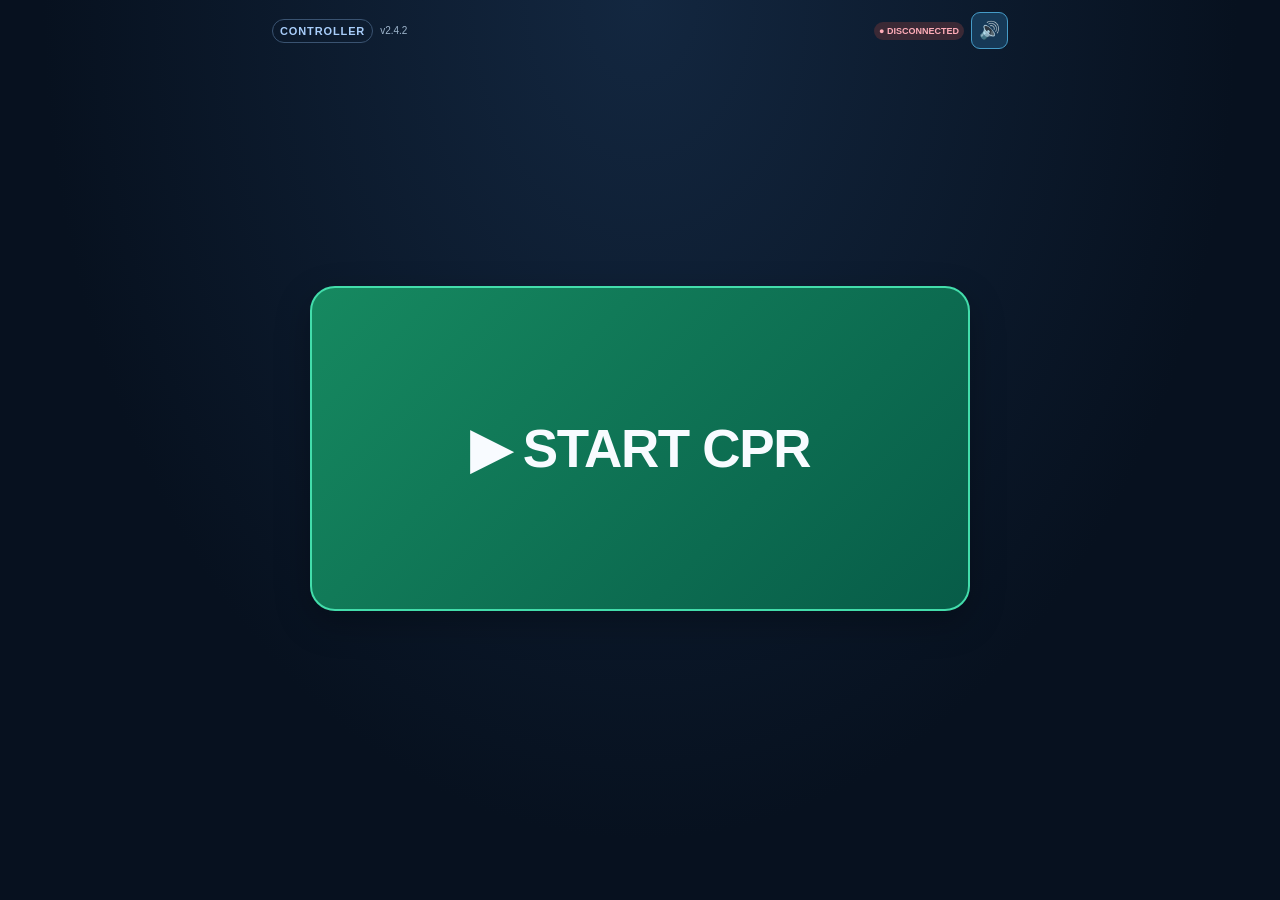
<file: index.html>
<!doctype html>
<html lang="th">
<head>
  <meta charset="utf-8">
  <meta name="viewport" content="width=device-width,initial-scale=1,viewport-fit=cover">
  <meta name="theme-color" content="#031634">
  <meta name="apple-mobile-web-app-capable" content="yes">
  <meta name="apple-mobile-web-app-status-bar-style" content="black-translucent">
  <meta name="apple-mobile-web-app-title" content="CPR Remote">
  <title>CPR Live Remote</title>
  <link rel="manifest" href="./manifest-remote.webmanifest">
  <link rel="apple-touch-icon" sizes="180x180" href="./assets/cpr-remote-180.png">
  <link rel="icon" sizes="192x192" type="image/png" href="./assets/cpr-remote-192.png">
  <link rel="icon" type="image/svg+xml" href="./assets/cpr-remote.svg">
  <link rel="stylesheet" href="./styles.css?v=2.4.2">
</head>
<body class="remote-stage-start">
  <div class="app">
    <header class="topbar compact-remote-header">
      <span id="modeBadge" class="mode-badge">CONTROLLER</span>
      <small class="remote-version">v2.4.2</small>
      <span id="connectionStatus" class="connection off">● DISCONNECTED</span>
      <button id="toggleMetronome" class="small-control metronome-button active icon-only-sound" data-action="metro" aria-label="Metronome 105 BPM on" title="Metronome 105 BPM on" aria-pressed="true">🔊</button>
    </header>

    <div id="setupNotice" class="notice" hidden>
      <strong>ยังไม่ได้เชื่อม Supabase</strong>
      <p>เปิดไฟล์ <code>config.js</code> ใน GitHub แล้วใส่ Project URL และ Publishable Key ของ Supabase ก่อนทดสอบการซิงก์</p>
    </div>

    <div class="audio-health" id="audioStatus" aria-live="off"></div>
    <div id="pauseAlarmOverlay" class="pause-alarm-overlay" aria-hidden="true">
      <strong>⚠️ CPR INTERRUPTION &gt; 10 SECONDS</strong>
      <span>CONTINUE CHEST COMPRESSIONS NOW</span>
    </div>
    <div id="alarmOverlay" class="alarm-overlay" aria-hidden="true">
      <div class="alarm-content">
        <span>⚠️ 2-MINUTE CPR CYCLE</span>
        <strong>RHYTHM CHECK IN <span id="alarmSeconds">10</span> s</strong>
      </div>
    </div>
    <main>
      <section class="monitor" aria-label="CPR monitor">
        <div class="monitor-top">
          <div class="live-label"><span class="pulse-dot"></span><span data-bind="phase">STANDBY</span></div>
          <span class="room-on-tv">ROOM <span data-bind="room">—</span></span>
        </div>
        <div class="monitor-main">
          <div class="timer-stack">
            <div class="timer-clock-content">
            <div class="subheading">CPR CYCLE • COUNTDOWN (2 MIN)</div>
            <div class="clock" data-bind="cycle">02:00</div>
            <div class="small-display">TOTAL CASE TIME <span data-bind="elapsed">00:00</span></div>
            <div class="episode-display">ARREST EPISODE <strong data-bind="episode">0</strong></div>
            </div>
            <div class="tv-clock-footer" aria-label="Logged CPR hands-off and cumulative chest compression fraction">
              <div><span>HANDS-OFF NOW</span><strong data-bind="pauseCurrent">0.0 s</strong></div>
              <div><span>HANDS-OFF TOTAL</span><strong data-bind="pauseTotal">00:00</strong></div>
              <div><span>CCF · ALL EPISODES</span><strong data-bind="ccf">—</strong></div>
            </div>

          </div>
          <div class="stats">
            <div class="stat shock-count-stat"><span>SHOCK</span><strong data-bind="shock">0</strong></div>
            <div class="stat drug-stack">
              <div class="drug-half epi-count-half" id="epiCountHalf">
                <span>EPINEPHRINE</span>
                <div class="epi-tile-values"><strong data-bind="epi">0</strong><strong class="epi-tile-timer" data-bind="epiDisplay">NO NEED</strong></div>
                <small class="epi-tile-hint" data-bind="epiReminder">NOT YET INDICATED</small>
              </div>
              <div class="drug-half amio-half"><span>AMIODARONE</span>
                <div class="amio-dose-row"><span id="amio300Badge">300 mg</span><span id="amio150Badge">150 mg</span></div>
              </div>
            </div>
            <div class="stat rhythm-stat"><span>LAST RHYTHM</span><strong class="rhythm" data-bind="rhythm">—</strong>
            <div class="ecg-panel" id="ecgPanel" aria-label="Illustrative ECG waveform; not patient data" hidden>
              <div class="ecg-heading"><span>EXAMPLE ECG</span><strong id="ecgTitle">—</strong></div>
              <svg class="ecg-monitor" viewBox="0 0 640 104" preserveAspectRatio="none" aria-hidden="true">
                <defs><pattern id="ekgGrid" width="20" height="20" patternUnits="userSpaceOnUse">
                  <path d="M 20 0 L 0 0 0 20" fill="none" stroke="#24554c" stroke-width="0.6"/>
                </pattern></defs>
                <rect width="640" height="104" fill="url(#ekgGrid)"/>
                <path id="ecgTrace" d="M0 52 H640" fill="none" stroke="#52efa3" stroke-width="3.2" stroke-linecap="round" stroke-linejoin="round"/>
              </svg>
              <div class="ecg-disclaimer">SIMULATED RHYTHM • NOT A REAL ECG</div>
            </div>
            <div id="rhythmUsSummary" class="rhythm-us-summary" hidden>
              <div id="peaFunctionRow" class="rhythm-us-row" hidden><span>PEA FUNCTION</span><strong id="peaFunctionValue"></strong></div>
              <div id="positiveUsgRow" class="rhythm-us-row" hidden><span>POSITIVE USG</span><strong id="positiveUsgValue"></strong></div>
            </div>

            </div>
            <div class="stat timer-stat lab-med-stat" id="labMedStat">
              <span>LAB / MED</span>
              <div id="rhythmMedLabSummary" class="rhythm-record-summary">
                <div id="rhythmOtherMedsRow" class="rhythm-record-row"><span>MEDICATIONS</span><strong id="rhythmOtherMedsValue">—</strong></div>
                <div id="rhythmLabsRow" class="rhythm-record-row"><span>LAB RECORDS</span><strong id="rhythmLabsValue">—</strong></div>
              </div>
            </div>
            <div class="stat etco2-stat" id="co2Stat">
              <div class="co2-layout">
                <div class="co2-reading">
                  <span id="co2Heading">AMBU 30:2</span>
                  <div class="co2-state-message" id="co2StateMessage" hidden>AWAITING FIRST CO₂ VALUE</div>
                  <div class="co2-value" id="co2Value" hidden><strong data-bind="etco2">—</strong><small>mmHg</small></div>
                  <div class="co2-warning" id="co2Warning" hidden>⚠️ CO₂ &lt; 10 — CHECK HIGH-QUALITY CPR</div>
                </div>
                <div class="ventilator" id="ventilator" hidden>
                  <span class="vent-heading" id="ventHeading" hidden>AMBU</span>
          <div class="vent-ratio" id="ventRatio" hidden><span>CPR COACH</span><strong>30 : 2</strong><span>MASK VENTILATION</span></div>
          <div class="vent-visual">
            <span class="bag-icon" id="maskIcon" aria-hidden="true"><svg viewBox="0 0 110 92"><path d="M55 7 C38 8 33 25 20 44 C8 61 16 82 37 84 H73 C94 82 102 61 90 44 C77 25 72 8 55 7Z" fill="currentColor" stroke="#dbfff0" stroke-width="3"/><path d="M55 17 C46 24 38 43 30 55 Q25 70 41 72 H69 Q85 70 80 55 C72 43 64 24 55 17Z" fill="#17394a" opacity=".6"/><rect x="47" y="39" width="16" height="22" rx="5" fill="#dbfff0"/></svg></span>
            <span class="bag-icon" id="bagIcon" aria-hidden="true">
              <svg viewBox="0 0 110 92" role="img" aria-label="Bag valve mask">
                <rect x="6" y="35" width="16" height="22" rx="3" fill="currentColor" opacity=".7"/>
                <path d="M22 46 L34 46" stroke="currentColor" stroke-width="8" stroke-linecap="round"/>
                <path d="M35 24 Q24 47 35 69 Q57 85 78 69 Q90 46 78 24 Q57 8 35 24Z" fill="currentColor" stroke="#d8fff0" stroke-width="3"/>
                <path d="M79 46 L97 46" stroke="currentColor" stroke-width="8" stroke-linecap="round"/>
                <rect x="96" y="34" width="11" height="24" rx="4" fill="currentColor"/>
              </svg>
            </span>
            <div class="vent-time"><strong data-bind="ventTime">6</strong><span id="ventLabel">NEXT BREATH IN</span></div>
          </div>
          <small id="ventTubeDetails" class="vent-tube-details" hidden></small>
        </div>
              </div>
            </div>
          </div>
        </div>
        <div id="rhythmPauseBanner" class="rhythm-pause-banner" hidden>
          <strong id="tvRhythmPauseMessage">PAUSE CPR — IDENTIFY RHYTHM</strong>
          <span id="tvRhythmPauseElapsed">0.0 s HANDS-OFF</span>
        </div>
        <div id="co2AttachOverlay" class="co2-attach-overlay" hidden>
          <strong>ATTACH CO₂ MONITOR</strong>
          <span>RECORD INITIAL EtCO₂ TO CLEAR THIS ALERT</span>
        </div>
        <div class="clinical-cue" id="clinicalCue" aria-live="off">เลือก Rhythm เพื่อแสดงข้อความเตือนตามแนวทาง Adult ACLS 2025 (Demo)</div>
        <div class="rosc-checklist" id="roscChecklist" hidden>
          <strong>POST-ROSC CHECKLIST</strong>
          <span>12-lead ECG · CXR · Full V/S (BP, HR, RR, SpO₂, Temp) · GCS · reassess airway/oxygenation/perfusion</span>
        </div>
        <div class="monitor-foot">
          <span id="connectionHint">เปิดหน้าเว็บค้างไว้เพื่อรอการเชื่อมต่อ</span>
          <span>SIMULATION ONLY · NO PATIENT DATA</span>
        </div>
      </section>

      <section id="controllerPanel" class="controller" aria-label="CPR remote controller">
        <div id="onboardingStage" class="remote-onboarding">
          <div id="stageStartScreen" class="remote-onboarding-screen">
            <button id="stageStartBtn" type="button" data-action="start" class="action remote-stage-start-button">▶ START CPR</button>
          </div>
          <div id="stageRhythmScreen" class="remote-onboarding-screen" hidden>
            <div class="remote-stage-heading" id="stageRhythmHeading">SELECT RHYTHM</div>
            <div class="remote-stage-rhythm-grid">
              <button type="button" data-action="rhythm" data-value="VF" class="action rhythm-button stage-rhythm-button">⚡ VF</button>
              <button type="button" data-action="rhythm" data-value="VT" class="action rhythm-button stage-rhythm-button">⚡ pVT</button>
              <button type="button" data-action="rhythm" data-value="PEA" class="action rhythm-button stage-rhythm-button">PEA</button>
              <button type="button" data-action="rhythm" data-value="Asystole" class="action rhythm-button stage-rhythm-button">ASYSTOLE</button>
            </div>
            <button id="stageWaitEcgBtn" type="button" data-action="leadWait" class="action remote-wait-ecg">
              ECG LEADS NOT READY <small>▶ CONTINUE CPR · CHECK RHYTHM LATER</small>
            </button>
            <span class="remote-stage-clock" id="stageRhythmClock">HANDS-OFF · IDENTIFY RHYTHM</span>
            <button type="button" id="stageRoscPromptBtn" class="remote-rhythm-rosc">♥ ROSC</button>
          </div>
          <div id="stageRoscReviewScreen" class="remote-onboarding-screen" hidden>
            <div class="remote-stage-heading">CONFIRM ROSC</div>
            <p class="remote-stage-guidance">ตรวจยืนยัน ROSC ก่อนจบ CPR episode · Post-ROSC checklist จะแสดงหลังยืนยัน</p>
            <button id="stageRoscConfirmBtn" type="button" class="action stage-rosc-confirm">
              ✓ CONFIRM ROSC · END CPR EPISODE
            </button>
            <button id="stageRoscBackBtn" type="button" class="stage-rosc-back">กลับไปเลือก Rhythm</button>
          </div>
          <div id="stageReArrestScreen" class="remote-onboarding-screen" hidden>
            <div class="remote-stage-heading">POST-ROSC CHECKLIST</div>
            <div class="post-rosc-review">
              <div><strong>01</strong><span>ยืนยันชีพจรและติดตาม ECG / Rhythm</span></div>
              <div><strong>02</strong><span>12-lead ECG</span></div>
              <div><strong>03</strong><span>Full V/S — BP, HR, RR, SpO₂, Temp</span></div>
              <div><strong>04</strong><span>ประเมิน GCS / Neurological status</span></div>
              <div><strong>05</strong><span>ตรวจ Airway, Oxygenation, Ventilation / EtCO₂</span></div>
              <div><strong>06</strong><span>ประเมิน Perfusion / Hemodynamics</span></div>
              <div><strong>07</strong><span>พิจารณา CXR ตามข้อบ่งชี้</span></div>
            </div>
            <div class="remote-stage-heading">ROSC · EPISODE SUMMARY & LINKS</div>
            <div class="rosc-summary-actions">
              <button id="stageReArrestBtn" type="button" data-action="start" class="action remote-rearrest-small">▶ RE-ARREST · START CPR</button>
              <button id="stageRoscPdfBtn" type="button" class="action post-rosc-pdf"><span>📄</span> REPORT PDF</button>
              <button id="stageDashboardBtn" type="button" class="action post-rosc-dashboard"><span>📊</span> DASHBOARD</button>
            </div>
            <p class="remote-stage-guidance">รายงานสรุปจนถึง ROSC · ย้อนกลับมาเริ่ม CPR ใหม่ได้ตลอด</p>
          </div>
          <div id="stageDashboardScreen" class="remote-onboarding-screen" hidden>
            <div class="dashboard-heading"><span>CPR REPORT</span><strong>LIVE DASHBOARD</strong></div>
            <div class="dashboard-metric-grid">
              <div class="dash-kpi"><span>ARREST EPISODES</span><strong id="dashEpisodes">0</strong></div>
              <div class="dash-kpi"><span>DEFIB SHOCKS</span><strong id="dashShock">0</strong></div>
              <div class="dash-kpi"><span>EPINEPHRINE</span><strong id="dashEpi">0</strong></div>
              <div class="dash-kpi"><span>AMIODARONE DOSES</span><strong id="dashAmio">0</strong></div>
            </div>
            <div class="dashboard-time-row">
              <div class="dashboard-ccf" id="dashCcfRing"><div><strong id="dashCcf">—</strong><span>CCF EST.</span></div></div>
              <div class="dashboard-time-metrics">
                <div><span>TOTAL CASE</span><strong id="dashCaseTime">00:00</strong></div>
                <div><span>CPR TIME</span><strong id="dashCprTime">00:00</strong></div>
                <div><span>HANDS-OFF</span><strong id="dashPauseTime">00:00</strong></div>
              </div>
            </div>
            <div class="dashboard-chart">
              <strong>RECORDED RHYTHMS</strong>
              <div class="dashboard-bar-row"><span>VF</span><div class="dashboard-bar-track"><div class="dashboard-bar vf" data-dash-bar="VF"></div></div><b data-dash-count="VF">0</b></div>
              <div class="dashboard-bar-row"><span>pVT</span><div class="dashboard-bar-track"><div class="dashboard-bar vt" data-dash-bar="VT"></div></div><b data-dash-count="VT">0</b></div>
              <div class="dashboard-bar-row"><span>PEA</span><div class="dashboard-bar-track"><div class="dashboard-bar pea" data-dash-bar="PEA"></div></div><b data-dash-count="PEA">0</b></div>
              <div class="dashboard-bar-row"><span>Asystole</span><div class="dashboard-bar-track"><div class="dashboard-bar asy" data-dash-bar="Asystole"></div></div><b data-dash-count="Asystole">0</b></div>
            </div>
            <div class="dashboard-chart dashboard-treatment">
              <strong>INTERVENTIONS RECORDED</strong>
              <div id="dashTreatmentSummary" class="dashboard-treatment-list">—</div>
            </div>
            <button id="stageDashboardReArrestBtn" type="button" data-action="start" class="action remote-rearrest-small">▶ RE-ARREST · START CPR</button>
            <button id="stageDashboardPdfBtn" type="button" class="action post-rosc-pdf">📄 EXPORT PDF</button>
            <button id="stageDashboardBackBtn" type="button" class="stage-rosc-back">← กลับหน้าปุ่ม Re-arrest</button>
          </div>
          <div id="stageShockDecisionScreen" class="remote-onboarding-screen" hidden>
            <div class="remote-stage-heading">SHOCKABLE RHYTHM</div>
            <p class="remote-stage-guidance">เครื่องพร้อมแล้ว: พูด CLEAR และยืนยันทุกคนถอย ก่อนกดบันทึก SHOCK</p>
            <button id="shockButtonDirect" type="button" data-action="shock" class="action shock remote-stage-shock-button">⚡ SHOCK <small>🗣 CLEAR FIRST</small></button>
            <button type="button" data-action="charge" class="action remote-flow-charge">
              ▶ RESUME CPR <small>WAIT FOR CHARGE</small>
            </button>
          </div>
          <div id="stageChargingScreen" class="remote-onboarding-screen" hidden>
            <div class="remote-stage-heading">CONTINUE CPR · CHARGING</div>
            <p class="remote-stage-guidance">กดหน้าอกต่อระหว่างรอชาร์จ · เมื่อเครื่องพร้อม ให้พูด CLEAR ก่อน SHOCK</p>
            <button id="shockButtonCharging" type="button" data-action="shock" class="action shock remote-stage-shock-button">⚡ SHOCK <small>🗣 CLEAR FIRST</small></button>
          </div>
          <div id="stageShockScreen" class="remote-onboarding-screen" hidden>
            <div class="remote-stage-heading">CLEAR — READY TO SHOCK</div>
            <div class="remote-resume-timer">
              <span>PAUSE SINCE CLEAR · 3-SECOND TARGET</span>
              <strong id="stageShockCountdown">3.0 s</strong>
              <span id="stageShockElapsed">HANDS-OFF 0.0 s</span>
            </div>
            <div class="shock-control">
              <button id="shockButton" type="button" data-action="shock" class="action shock remote-stage-shock-button">⚡ SHOCK · CLEAR FIRST</button>
              <span id="shockCooldownHint" class="shock-cooldown-hint" hidden></span>
            </div>
          </div>
          <div id="stageResumeScreen" class="remote-onboarding-screen" hidden>
            <div class="remote-stage-heading">RHYTHM RECORDED</div>
            <div class="remote-resume-timer">
              <span id="stageResumeTimerTitle">RHYTHM CHECK · 3-SECOND TARGET</span>
              <strong id="stageResumeCountdown">3.0 s</strong>
              <span id="stageResumeElapsed">HANDS-OFF 0.0 s</span>
            </div>
            <button id="stageResumeBtn" type="button" data-action="resume" class="action remote-stage-resume-button">▶ RESUME CPR</button>
          </div>
        </div>
        <div class="quick-status compact-quick-status"><span>CPR <b data-bind="cycle">02:00</b></span><span aria-label="EtCO₂">🫁 <b data-bind="etco2">—</b></span><span aria-label="Shock count">⚡ <b data-bind="shock">0</b></span><span class="quick-rhythm" data-bind="shortRhythm">—</span></div>
        <div id="rhythmWarning" class="rhythm-warning" hidden>⚠️ เริ่ม CPR แล้ว — กรุณาบันทึก Rhythm (เวลาเดินต่อได้)</div>
        <div id="peaWidthPicker" class="pea-width-picker" hidden>
          <strong>PEA QRS COMPLEX — เลือกความกว้าง</strong>
          <div class="pea-width-buttons">
            <button data-action="peaWidth" data-value="Narrow" class="action" aria-label="เลือก PEA Narrow QRS">
              <svg class="ecg-strip" viewBox="0 0 200 50" aria-hidden="true">
                <path class="ecg-gridline" d="M0 25 H200 M40 0 V50 M80 0 V50 M120 0 V50 M160 0 V50"/>
                <path class="ecg-wave" d="M2 28 H30 Q36 20 42 28 H61 L69 27 L74 7 L80 43 L86 28 H120 Q126 21 132 28 H147 L155 27 L160 7 L166 43 L172 28 H198"/>
              </svg>
              <span>NARROW QRS</span>
            </button>
            <button data-action="peaWidth" data-value="Wide" class="action" aria-label="เลือก PEA Wide QRS">
              <svg class="ecg-strip" viewBox="0 0 200 50" aria-hidden="true">
                <path class="ecg-gridline" d="M0 25 H200 M40 0 V50 M80 0 V50 M120 0 V50 M160 0 V50"/>
                <path class="ecg-wave" d="M2 29 H24 Q30 20 37 29 H53 C60 26 65 8 80 8 C93 8 99 41 113 42 Q126 42 134 28 H154 C162 27 169 8 182 9 L198 28"/>
              </svg>
              <span>WIDE QRS</span>
            </button>
          </div>
          <p>พิจารณา POCUS หาสาเหตุที่แก้ไขได้ โดยไม่ทำให้การกดหน้าอกหยุดชะงัก</p>
        </div>
        <div class="button-grid remote-main">
          <div class="epi-control" id="epiControl" hidden>
            <button data-action="epi" class="action medication epi-muted" id="epiButton">❤️ EPINEPHRINE</button>
            <button data-action="amio" class="action medication amio-muted" id="amioButton" hidden>💉 AMIODARONE 300 mg</button>
            <span id="epiLockHint" class="drug-lock-hint" hidden></span>
          </div>
          <div id="airwayAction" class="airway-action">
            <button id="etTubeBtn" data-action="etTube" class="action airway">🫁 ET-TUBE</button>
            <form id="tubeDetailsForm" class="tube-details" hidden>
              <div class="tube-grid">
                <label for="tubeSize">Tube size (mm ID)</label>
                <span class="inline-number"><input id="tubeSize" type="number" min="6" max="8.5" step="0.5" value="7" inputmode="decimal" required><span class="number-arrows"><button type="button" data-tube-step="up" data-input="tubeSize" aria-label="Increase tube size">▲</button><button type="button" data-tube-step="down" data-input="tubeSize" aria-label="Decrease tube size">▼</button></span></span>
                <label for="tubeDepth">Depth (cm at lip)</label>
                <span class="inline-number"><input id="tubeDepth" type="number" min="18" max="28" step="1" value="20" inputmode="numeric" required><span class="number-arrows"><button type="button" data-tube-step="up" data-input="tubeDepth" aria-label="Increase depth">▲</button><button type="button" data-tube-step="down" data-input="tubeDepth" aria-label="Decrease depth">▼</button></span></span>
              </div>
              <button id="tubeDetailsSave" type="submit">SAVE ETT</button>
            </form>
            <form id="etco2Form" class="etco2-form" hidden>
              <label for="etco2Input">EtCO₂ (mmHg)</label>
              <div class="etco2-input-row">
                <input id="etco2Input" type="number" min="0" max="150" step="1" inputmode="numeric" placeholder="35" required>
                <button id="etco2Submit" type="submit">บันทึก CO₂</button>
              </div>
            </form>
          </div>
        </div>
        <div class="remote-secondary">
          <button id="pauseResumeBtn" class="small-control" data-action="pause">Ⅱ PAUSE CPR · CHECK RHYTHM</button>
        </div>
        <div class="adjunct-section">
          <div class="adjunct-heading">ADDITIONAL RECORDS</div>
          <div class="adjunct-buttons">
            <button type="button" id="bicarbToggle">7.5% NaHCO₃</button>
            <button type="button" id="calciumToggle">10% Calcium</button>
            <button type="button" data-action="adjunct" data-value="glucose">50% Glucose</button>
            <button type="button" data-action="adjunct" data-value="lidocaine">Lidocaine</button>
            <button type="button" data-action="adjunct" data-value="prc">PRC · 1 unit</button>
          </div>
          <div id="bicarbDosePicker" class="bicarb-dose-picker" hidden>
            <span>7.5% NaHCO₃ · AMOUNT RECORDED</span>
            <div>
              <button type="button" data-action="adjunct" data-value="nahco3_1">1 amp</button>
              <button type="button" data-action="adjunct" data-value="nahco3_2">2 amp</button>
            </div>
          </div>
          <div id="calciumDosePicker" class="bicarb-dose-picker" hidden>
            <span>10% CALCIUM · AMOUNT RECORDED</span>
            <div>
              <button type="button" data-action="adjunct" data-value="calcium_1">1 amp</button>
              <button type="button" data-action="adjunct" data-value="calcium_2">2 amp</button>
              <button type="button" data-action="adjunct" data-value="calcium_3">3 amp</button>
            </div>
          </div>
        </div>
        <div id="airwayUpdates" class="airway-updates" hidden>
          <div class="airway-update-buttons">
            <button type="button" id="updateTubeBtn" hidden>↕ เลื่อน TUBE</button>
            <button type="button" id="updateCo2Btn" hidden>🫁 UPDATE CO₂</button>
          </div>
          <div id="airwayUpdateFields" class="airway-update-fields"></div>
        </div>
        <div id="nonShockTools" class="reversible-tools" hidden>
          <button type="button" id="causeToolsToggle" class="reversible-toggle">REVERSIBLE CAUSES ＋</button>
          <div id="causeToolsPanel" class="reversible-panel" hidden>
            <div class="cause-save-row"><span id="causeUnsaved" role="status">No unsaved findings</span><button type="button" id="causeSave" aria-label="Save findings" title="Save findings"><svg viewBox="0 0 24 24" width="26" height="26" fill="none" stroke="currentColor" stroke-width="2"><path d="M19 21H5a2 2 0 0 1-2-2V5a2 2 0 0 1 2-2h12l4 4v12a2 2 0 0 1-2 2Z"/><path d="M7 3v6h10V3M7 21v-8h10v8"/></svg></button></div>
            <div id="qrsInvestigations" class="qrs-investigations" hidden>
              <p id="qrsNarrowChecklist" class="cause-disclaimer" hidden>Narrow QRS: evaluate structural / obstructive causes, volume and airway.</p>
              <p id="qrsWideChecklist" class="cause-disclaimer" hidden>Wide QRS: evaluate metabolic causes, temperature, toxicity and ischemia.</p>
            </div>
            <div class="cause-tabs"><button type="button" data-cause-tab="pocus" class="selected">ULTRASOUND</button><button type="button" data-cause-tab="lab">LAB</button><button type="button" data-cause-tab="trauma">TRAUMA</button></div>
            <div class="cause-legend">Gray: not assessed · Green: negative / normal · Red: positive / abnormal</div>
            <div class="cause-pane" data-cause-pane="pocus">
              <div class="cause-heading">PEA · FUNCTIONAL ASSESSMENT</div>
              <div class="pea-mode-grid"><button type="button" data-pea-mode="pseudo">♥ Pseudo-PEA</button><button type="button" data-pea-mode="true">♡ True PEA</button></div>
              <div class="cause-heading">ULTRASOUND FINDINGS</div>
              <div class="result-grid"><div class="result-item"><button type="button" class="result-tile" data-result-key="us:tamponade" data-status="0"><svg viewBox="0 0 64 50" aria-hidden="true"><path d="M32 44 8 22C-5 5 20-4 32 12 44-4 69 5 56 22Z" fill="#aa626c" stroke="currentColor" stroke-width="2"/><path d="M9 25h13l5-9 8 17 5-8h15" fill="none" stroke="currentColor" stroke-width="2"/></svg><strong>Pericardium</strong><small class="result-status">Not assessed</small></button><select data-result-detail="us:tamponade" aria-label="Pericardium abnormal finding" hidden><option value="">Select abnormal finding</option><option>Pericardial effusion</option><option>Tamponade concern</option></select></div><div class="result-item"><button type="button" class="result-tile" data-result-key="us:lv" data-status="0"><svg viewBox="0 0 64 50" aria-hidden="true"><path d="M32 44 8 22C-5 5 20-4 32 12 44-4 69 5 56 22Z" fill="#aa626c" stroke="currentColor" stroke-width="2"/><path d="M9 25h13l5-9 8 17 5-8h15" fill="none" stroke="currentColor" stroke-width="2"/></svg><strong>LV function</strong><small class="result-status">Not assessed</small></button><select data-result-detail="us:lv" aria-label="LV function abnormal finding" hidden><option value="">Select abnormal finding</option><option>Severely reduced contraction</option><option>No visible cardiac motion</option></select></div><div class="result-item"><button type="button" class="result-tile" data-result-key="us:rv_strain" data-status="0"><svg viewBox="0 0 64 50" aria-hidden="true"><path d="M32 44 8 22C-5 5 20-4 32 12 44-4 69 5 56 22Z" fill="#aa626c" stroke="currentColor" stroke-width="2"/><path d="M9 25h13l5-9 8 17 5-8h15" fill="none" stroke="currentColor" stroke-width="2"/></svg><strong>RV</strong><small class="result-status">Not assessed</small></button><select data-result-detail="us:rv_strain" aria-label="RV abnormal finding" hidden><option value="">Select abnormal finding</option><option>RV dilatation</option><option>RV strain</option></select></div><div class="result-item"><button type="button" class="result-tile" data-result-key="us:hypovolemia" data-status="0"><span class="result-icon" aria-hidden="true">💧</span><strong>IVC / Volume</strong><small class="result-status">Not assessed</small></button><select data-result-detail="us:hypovolemia" aria-label="IVC / Volume abnormal finding" hidden><option value="">Select abnormal finding</option><option>Small / collapsible IVC</option><option>Dilated IVC</option></select></div><div class="result-item"><button type="button" class="result-tile" data-result-key="us:ptx_lt" data-status="0"><svg viewBox="0 0 64 50" aria-hidden="true"><path d="M32 2v17m0-5-10 12m10-12 10 12" fill="none" stroke="currentColor" stroke-width="3" stroke-linecap="round"/><path d="M25 10Q9 11 4 35Q1 48 18 47L28 43V20Z" fill="#456579" stroke="currentColor"/><path d="M39 10Q55 11 60 35Q63 48 46 47L36 43V20Z" fill="#9bd3e5" stroke="currentColor"/></svg><strong>Left lung</strong><small class="result-status">Not assessed</small></button><select data-result-detail="us:ptx_lt" aria-label="Left lung abnormal finding" hidden><option value="">Select abnormal finding</option><option>Absent lung sliding</option><option>Lung point</option><option>Pleural fluid</option></select></div><div class="result-item"><button type="button" class="result-tile" data-result-key="us:ptx_rt" data-status="0"><svg viewBox="0 0 64 50" aria-hidden="true"><path d="M32 2v17m0-5-10 12m10-12 10 12" fill="none" stroke="currentColor" stroke-width="3" stroke-linecap="round"/><path d="M25 10Q9 11 4 35Q1 48 18 47L28 43V20Z" fill="#9bd3e5" stroke="currentColor"/><path d="M39 10Q55 11 60 35Q63 48 46 47L36 43V20Z" fill="#456579" stroke="currentColor"/></svg><strong>Right lung</strong><small class="result-status">Not assessed</small></button><select data-result-detail="us:ptx_rt" aria-label="Right lung abnormal finding" hidden><option value="">Select abnormal finding</option><option>Absent lung sliding</option><option>Lung point</option><option>Pleural fluid</option></select></div></div>
              <p class="cause-disclaimer">Do not prolong CPR pauses. RV strain alone does not diagnose PE; cardiac standstill alone does not determine termination.</p>
            </div>
            <div class="cause-pane" data-cause-pane="lab" hidden>
              <div class="cause-heading">LAB RESULTS / ASSESSMENT</div>
              <div class="result-grid"><div class="result-item"><button type="button" class="result-tile" data-result-key="lab:gas" data-status="0"><span class="result-icon" aria-hidden="true">🧪</span><strong>Blood gas</strong><small class="result-status">Not assessed</small></button><select data-result-detail="lab:gas" aria-label="Blood gas abnormal finding" hidden><option value="">Select abnormal finding</option><option>Acidosis</option><option>Alkalosis</option><option>Hypoxemia</option></select></div><div class="result-item"><button type="button" class="result-tile" data-result-key="lab:k" data-status="0"><span class="result-icon" aria-hidden="true">🧪</span><strong>Potassium</strong><small class="result-status">Not assessed</small></button><select data-result-detail="lab:k" aria-label="Potassium abnormal finding" hidden><option value="">Select abnormal finding</option><option>High</option><option>Low</option></select></div><div class="result-item"><button type="button" class="result-tile" data-result-key="lab:glucose" data-status="0"><span class="result-icon" aria-hidden="true">💧</span><strong>Glucose</strong><small class="result-status">Not assessed</small></button><select data-result-detail="lab:glucose" aria-label="Glucose abnormal finding" hidden><option value="">Select abnormal finding</option><option>High</option><option>Low</option></select></div><div class="result-item"><button type="button" class="result-tile" data-result-key="lab:ca" data-status="0"><span class="result-icon" aria-hidden="true">🧪</span><strong>Ionized Ca</strong><small class="result-status">Not assessed</small></button><select data-result-detail="lab:ca" aria-label="Ionized Ca abnormal finding" hidden><option value="">Select abnormal finding</option><option>High</option><option>Low</option></select></div><div class="result-item"><button type="button" class="result-tile" data-result-key="lab:mg" data-status="0"><span class="result-icon" aria-hidden="true">🧪</span><strong>Magnesium</strong><small class="result-status">Not assessed</small></button><select data-result-detail="lab:mg" aria-label="Magnesium abnormal finding" hidden><option value="">Select abnormal finding</option><option>High</option><option>Low</option></select></div><div class="result-item"><button type="button" class="result-tile" data-result-key="lab:hb" data-status="0"><span class="result-icon" aria-hidden="true">🩸</span><strong>Hb / Hct</strong><small class="result-status">Not assessed</small></button><select data-result-detail="lab:hb" aria-label="Hb / Hct abnormal finding" hidden><option value="">Select abnormal finding</option><option>Low</option><option>High</option></select></div><div class="result-item"><button type="button" class="result-tile" data-result-key="lab:lactate" data-status="0"><span class="result-icon" aria-hidden="true">🧪</span><strong>Lactate</strong><small class="result-status">Not assessed</small></button><select data-result-detail="lab:lactate" aria-label="Lactate abnormal finding" hidden><option value="">Select abnormal finding</option><option>High</option></select></div><div class="result-item"><button type="button" class="result-tile" data-result-key="lab:temp" data-status="0"><span class="result-icon" aria-hidden="true">🌡</span><strong>Temperature</strong><small class="result-status">Not assessed</small></button><select data-result-detail="lab:temp" aria-label="Temperature abnormal finding" hidden><option value="">Select abnormal finding</option><option>Hypothermia</option><option>Hyperthermia</option></select></div></div>
            </div>
            <div class="cause-pane" data-cause-pane="trauma" hidden>
              <div class="cause-heading">E-FAST · PATIENT ANATOMICAL SIDE</div>
              <div class="result-grid efast-grid"><div class="result-item"><button type="button" class="result-tile" data-result-key="fast:lung_rt" data-status="0"><svg viewBox="0 0 64 50" aria-hidden="true"><path d="M32 2v17m0-5-10 12m10-12 10 12" fill="none" stroke="currentColor" stroke-width="3" stroke-linecap="round"/><path d="M25 10Q9 11 4 35Q1 48 18 47L28 43V20Z" fill="#9bd3e5" stroke="currentColor"/><path d="M39 10Q55 11 60 35Q63 48 46 47L36 43V20Z" fill="#456579" stroke="currentColor"/></svg><strong>Right lung</strong><small class="result-status">Not assessed</small></button></div><div class="result-item"><button type="button" class="result-tile" data-result-key="fast:heart" data-status="0"><svg viewBox="0 0 64 50" aria-hidden="true"><path d="M32 44 8 22C-5 5 20-4 32 12 44-4 69 5 56 22Z" fill="#aa626c" stroke="currentColor" stroke-width="2"/><path d="M9 25h13l5-9 8 17 5-8h15" fill="none" stroke="currentColor" stroke-width="2"/></svg><strong>Pericardium</strong><small class="result-status">Not assessed</small></button></div><div class="result-item"><button type="button" class="result-tile" data-result-key="fast:lung_lt" data-status="0"><svg viewBox="0 0 64 50" aria-hidden="true"><path d="M32 2v17m0-5-10 12m10-12 10 12" fill="none" stroke="currentColor" stroke-width="3" stroke-linecap="round"/><path d="M25 10Q9 11 4 35Q1 48 18 47L28 43V20Z" fill="#456579" stroke="currentColor"/><path d="M39 10Q55 11 60 35Q63 48 46 47L36 43V20Z" fill="#9bd3e5" stroke="currentColor"/></svg><strong>Left lung</strong><small class="result-status">Not assessed</small></button></div><div class="result-item"><button type="button" class="result-tile" data-result-key="fast:ruq" data-status="0"><svg viewBox="0 0 64 50" aria-hidden="true"><rect x="12" y="2" width="40" height="46" rx="12" fill="#456579" stroke="currentColor"/><path d="M32 4v42M13 25h38" stroke="currentColor" stroke-dasharray="3 3"/><circle cx="22" cy="15" r="7" fill="#f0d3a2" stroke="currentColor"/></svg><strong>RUQ</strong><small class="result-status">Not assessed</small></button></div><div class="result-item"><button type="button" class="result-tile" data-result-key="fast:pelvis" data-status="0"><svg viewBox="0 0 64 50" aria-hidden="true"><rect x="12" y="2" width="40" height="46" rx="12" fill="#456579" stroke="currentColor"/><path d="M32 4v42M13 25h38" stroke="currentColor" stroke-dasharray="3 3"/><circle cx="32" cy="38" r="7" fill="#f0d3a2" stroke="currentColor"/></svg><strong>Pelvis</strong><small class="result-status">Not assessed</small></button></div><div class="result-item"><button type="button" class="result-tile" data-result-key="fast:luq" data-status="0"><svg viewBox="0 0 64 50" aria-hidden="true"><rect x="12" y="2" width="40" height="46" rx="12" fill="#456579" stroke="currentColor"/><path d="M32 4v42M13 25h38" stroke="currentColor" stroke-dasharray="3 3"/><circle cx="42" cy="15" r="7" fill="#f0d3a2" stroke="currentColor"/></svg><strong>LUQ</strong><small class="result-status">Not assessed</small></button></div></div>
              <div class="cause-heading">PROCEDURES PERFORMED · RECORD ONLY</div>
              <div class="trauma-procedure-grid"><button type="button" data-action="procedure" data-value="icd_lt">ICD · Lt</button><button type="button" data-action="procedure" data-value="icd_rt">ICD · Rt</button></div>
              <p class="cause-disclaimer">ICD records a performed procedure, not an indication to perform it.</p>
            </div>
          </div>
        </div>
        <div class="controller-vent" id="controllerVent" hidden><span id="ventMode">30:2</span> <strong data-bind="ventTime">6</strong><span id="controllerVentLabel">NEXT BREATH</span></div>
        <div id="pauseInfo" class="pause-info" hidden>
          <span>CHEST COMPRESSION INTERRUPTION</span>
          <strong id="pauseCountdown">10</strong><span>s left before warning</span>
        </div>
        <div id="ccfSummary" class="ccf-summary" hidden>FINAL CCF <strong data-bind="ccf">—</strong> • Estimated hands-off <strong data-bind="pauseTotal">00:00</strong></div>
        <div id="roscChecklistMobile" class="rosc-checklist mobile" hidden><strong>POST-ROSC CHECKLIST</strong>
          <span>12-lead ECG · CXR · วัด V/S: BP, HR, RR, SpO₂, Temp · ประเมิน GCS · ตรวจ Airway / Oxygenation / Perfusion</span></div>
        <p id="drugHint" class="drug-hint">เริ่ม CPR แล้วเลือกระบุ Rhythm</p>

      </section>

      <section class="timeline-section" id="timelineSection">
        <div class="section-title timeline-header">
          <div><h2>Live Timeline</h2><span>บันทึกชั่วคราวบน Controller เท่านั้น</span></div>
          <div class="timeline-actions"><button id="resetBtn" class="small-control danger-control" data-action="reset">↺ RESET</button><button id="exportPdfBtn" class="export-pdf-button" type="button">📄 REPORT PDF</button></div>
        </div>
        <p class="report-instructions">PDF จะมีช่องว่างสำหรับติดสติกเกอร์ Patient Label บนกระดาษ A4 — ไม่ต้องกรอกข้อมูลผู้ป่วยลงเว็บไซต์</p>
        <ol id="timeline" class="timeline"><li class="empty">ยังไม่มีเหตุการณ์</li></ol>
      </section>
    </main>

    <footer class="footer">
      <span>CPR LIVE V2.4.2 — PROOF OF CONCEPT</span>
      <span>Public demo channel · ไม่ใส่ข้อมูลผู้ป่วย · ไม่ใช้ในการรักษาจริง</span>
      <div class="link-grid footer-links">
        <button id="copyTvLink" class="link-btn">📺 แชร์ลิงก์ TV Display</button>
        <button id="copyControlLink" class="link-btn">📱 คัดลอกลิงก์ Controller</button>
      </div>
    </footer>
  </div>
  <script src="./config.js"></script>
  <script type="module" src="./app.js?v=2.4.2"></script>
</body>
</html>
</file>
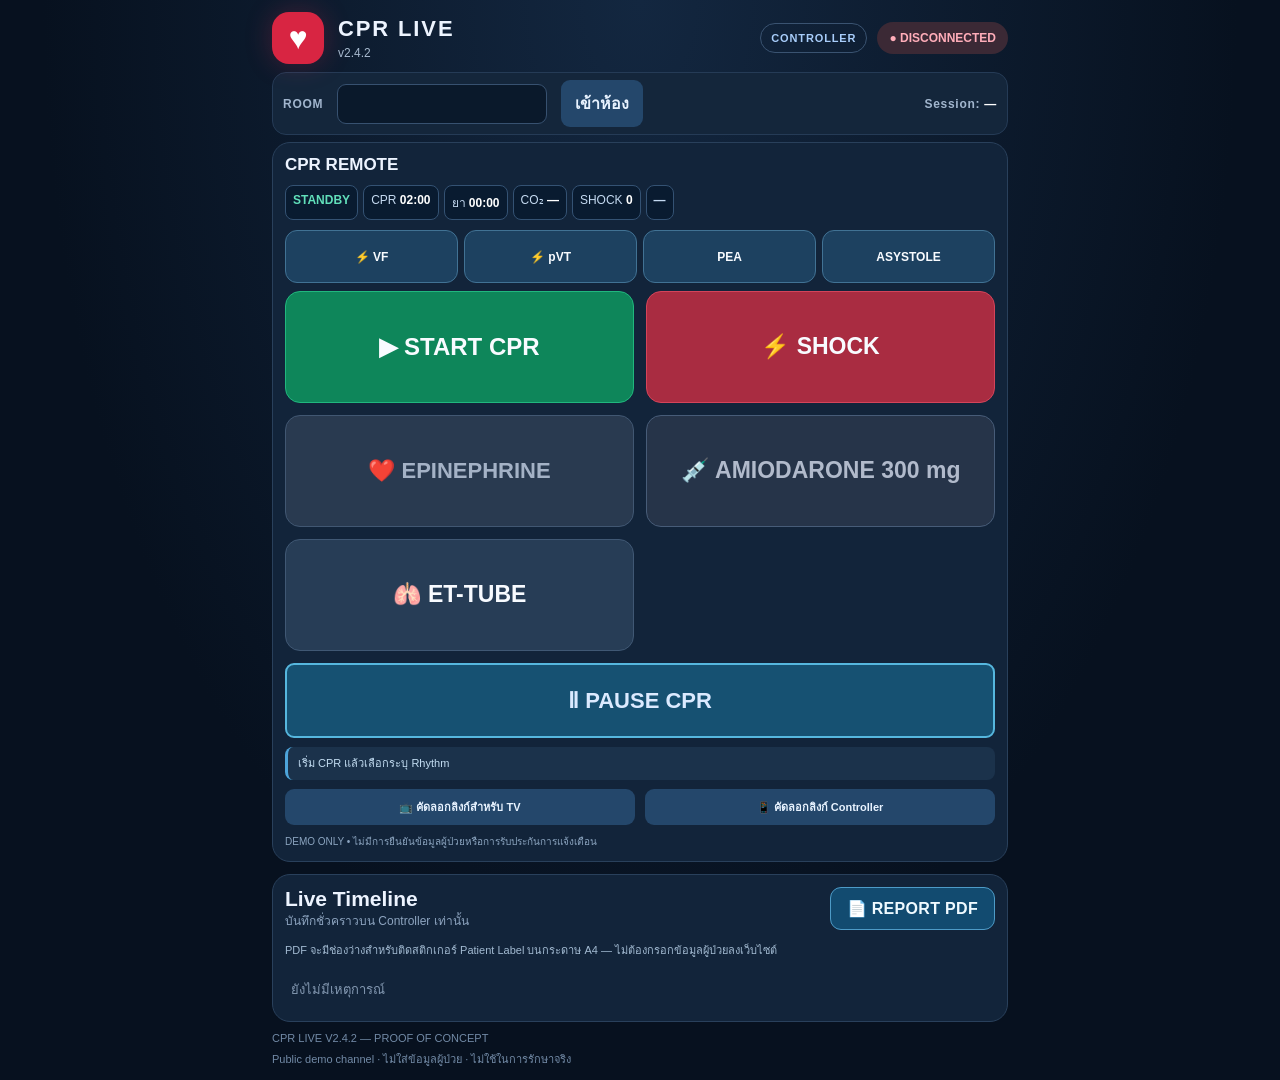
<file: tv.html>
<!doctype html>
<html lang="th">
<head>
  <meta charset="utf-8">
  <meta name="viewport" content="width=device-width,initial-scale=1,viewport-fit=cover">
  <meta name="theme-color" content="#031634">
  <meta name="apple-mobile-web-app-capable" content="yes">
  <meta name="apple-mobile-web-app-status-bar-style" content="black-translucent">
  <meta name="apple-mobile-web-app-title" content="CPR Monitor">
  <title>CPR Live Monitor</title>
  <link rel="manifest" href="./manifest-monitor.webmanifest">
  <link rel="apple-touch-icon" sizes="180x180" href="./assets/cpr-monitor-180.png">
  <link rel="icon" sizes="192x192" type="image/png" href="./assets/cpr-monitor-192.png">
  <link rel="icon" type="image/svg+xml" href="./assets/cpr-monitor.svg">
  <link rel="stylesheet" href="./styles.css?v=2.4.2">
</head>
<body>
  <div class="app">
    <header class="topbar">
      <div class="brand">
        <span class="brand-mark">♥</span>
        <div><strong>CPR LIVE</strong><small>v2.4.2</small></div>
      </div>
      <div class="head-right">
        <span id="modeBadge" class="mode-badge">CONTROLLER</span>
        <span id="connectionStatus" class="connection off">● DISCONNECTED</span>
      </div>
    </header>

    <div id="setupNotice" class="notice" hidden>
      <strong>ยังไม่ได้เชื่อม Supabase</strong>
      <p>เปิดไฟล์ <code>config.js</code> ใน GitHub แล้วใส่ Project URL และ Publishable Key ของ Supabase ก่อนทดสอบการซิงก์</p>
    </div>

    <div class="audio-health" id="audioStatus" aria-live="off"></div>
    <div id="pauseAlarmOverlay" class="pause-alarm-overlay" aria-hidden="true">
      <strong>⚠️ CPR INTERRUPTION &gt; 10 SECONDS</strong>
      <span>CONTINUE CHEST COMPRESSIONS NOW</span>
    </div>
    <div id="alarmOverlay" class="alarm-overlay" aria-hidden="true">
      <div class="alarm-content">
        <span>⚠️ 2-MINUTE CPR CYCLE</span>
        <strong>RHYTHM CHECK IN <span id="alarmSeconds">10</span> s</strong>
      </div>
    </div>
    <div class="roombar">
      <label for="roomInput">ROOM</label>
      <input id="roomInput" maxlength="40" autocomplete="off" spellcheck="false" aria-label="Room code">
      <button id="joinRoomBtn" class="small-btn">เข้าห้อง</button>
      <span class="room-readout">Session: <strong id="roomLabel">—</strong></span>
    </div>

    <main>
      <section class="monitor" aria-label="CPR monitor">
        <div class="monitor-top">
          <div class="live-label"><span class="pulse-dot"></span><span data-bind="phase">STANDBY</span></div>
          <span class="room-on-tv">ROOM <span data-bind="room">—</span></span>
        </div>
        <div class="monitor-main">
          <div class="timer-stack">
            <div class="timer-clock-content">
            <div class="subheading">CPR CYCLE • COUNTDOWN (2 MIN)</div>
            <div class="clock" data-bind="cycle">02:00</div>
            <div class="small-display">TOTAL CASE TIME <span data-bind="elapsed">00:00</span></div>
            <div class="episode-display">ARREST EPISODE <strong data-bind="episode">0</strong></div>
            </div>
            <div class="tv-clock-footer" aria-label="Logged CPR hands-off and cumulative chest compression fraction">
              <div><span>HANDS-OFF NOW</span><strong data-bind="pauseCurrent">0.0 s</strong></div>
              <div><span>HANDS-OFF EST.</span><strong data-bind="pauseTotal">00:00</strong></div>
              <div><span>CCF · ALL EPISODES</span><strong data-bind="ccf">—</strong></div>
            </div>
          </div>
          <div class="stats">
            <div class="stat shock-count-stat"><span>SHOCK</span><strong data-bind="shock">0</strong></div>
            <div class="stat drug-stack">
              <div class="drug-half epi-count-half" id="epiCountHalf">
                <span>EPINEPHRINE</span>
                <div class="epi-tile-values"><strong data-bind="epi">0</strong><strong class="epi-tile-timer" data-bind="epiDisplay">NO NEED</strong></div>
                <small class="epi-tile-hint" data-bind="epiReminder">NOT YET INDICATED</small>
              </div>
              <div class="drug-half amio-half"><span>AMIODARONE</span>
                <div class="amio-dose-row"><span id="amio300Badge">300 mg</span><span id="amio150Badge">150 mg</span></div>
              </div>
            </div>
            <div class="stat rhythm-stat"><span>LAST RHYTHM</span><strong class="rhythm" data-bind="rhythm">—</strong>
            <div class="ecg-panel" id="ecgPanel" aria-label="Illustrative ECG waveform; not patient data" hidden>
              <div class="ecg-heading"><span>EXAMPLE ECG</span><strong id="ecgTitle">—</strong></div>
              <svg class="ecg-monitor" viewBox="0 0 640 104" preserveAspectRatio="none" aria-hidden="true">
                <defs><pattern id="ekgGrid" width="20" height="20" patternUnits="userSpaceOnUse">
                  <path d="M 20 0 L 0 0 0 20" fill="none" stroke="#24554c" stroke-width="0.6"/>
                </pattern></defs>
                <rect width="640" height="104" fill="url(#ekgGrid)"/>
                <path id="ecgTrace" d="M0 52 H640" fill="none" stroke="#52efa3" stroke-width="3.2" stroke-linecap="round" stroke-linejoin="round"/>
              </svg>
              <div class="ecg-disclaimer">SIMULATED RHYTHM • NOT A REAL ECG</div>
            </div>
            <div id="rhythmUsSummary" class="rhythm-us-summary" hidden>
              <div id="peaFunctionRow" class="rhythm-us-row" hidden><span>PEA FUNCTION</span><strong id="peaFunctionValue"></strong></div>
              <div id="positiveUsgRow" class="rhythm-us-row" hidden><span>POSITIVE USG</span><strong id="positiveUsgValue"></strong></div>
            </div>

            </div>
            <div class="stat timer-stat lab-med-stat" id="labMedStat">
              <span>LAB / MED</span>
              <div id="rhythmMedLabSummary" class="rhythm-record-summary">
                <div id="rhythmOtherMedsRow" class="rhythm-record-row"><span>MEDICATIONS</span><strong id="rhythmOtherMedsValue">—</strong></div>
                <div id="rhythmLabsRow" class="rhythm-record-row"><span>LAB RECORDS</span><strong id="rhythmLabsValue">—</strong></div>
              </div>
            </div>
            <div class="stat etco2-stat" id="co2Stat">
              <div class="co2-layout">
                <div class="co2-reading">
                  <span id="co2Heading">AMBU 30:2</span>
                  <div class="co2-state-message" id="co2StateMessage" hidden>AWAITING FIRST CO₂ VALUE</div>
                  <div class="co2-value" id="co2Value" hidden><strong data-bind="etco2">—</strong><small>mmHg</small></div>
                  <div class="co2-warning" id="co2Warning" hidden>⚠️ CO₂ &lt; 10 — CHECK HIGH-QUALITY CPR</div>
                </div>
                <div class="ventilator" id="ventilator" hidden>
                  <span class="vent-heading" id="ventHeading" hidden>AMBU</span>
          <div class="vent-ratio" id="ventRatio" hidden><span>CPR COACH</span><strong>30 : 2</strong><span>MASK VENTILATION</span></div>
          <div class="vent-visual">
            <span class="bag-icon" id="maskIcon" aria-hidden="true"><svg viewBox="0 0 110 92"><path d="M55 7 C38 8 33 25 20 44 C8 61 16 82 37 84 H73 C94 82 102 61 90 44 C77 25 72 8 55 7Z" fill="currentColor" stroke="#dbfff0" stroke-width="3"/><path d="M55 17 C46 24 38 43 30 55 Q25 70 41 72 H69 Q85 70 80 55 C72 43 64 24 55 17Z" fill="#17394a" opacity=".6"/><rect x="47" y="39" width="16" height="22" rx="5" fill="#dbfff0"/></svg></span>
            <span class="bag-icon" id="bagIcon" aria-hidden="true">
              <svg viewBox="0 0 110 92" role="img" aria-label="Bag valve mask">
                <rect x="6" y="35" width="16" height="22" rx="3" fill="currentColor" opacity=".7"/>
                <path d="M22 46 L34 46" stroke="currentColor" stroke-width="8" stroke-linecap="round"/>
                <path d="M35 24 Q24 47 35 69 Q57 85 78 69 Q90 46 78 24 Q57 8 35 24Z" fill="currentColor" stroke="#d8fff0" stroke-width="3"/>
                <path d="M79 46 L97 46" stroke="currentColor" stroke-width="8" stroke-linecap="round"/>
                <rect x="96" y="34" width="11" height="24" rx="4" fill="currentColor"/>
              </svg>
            </span>
            <div class="vent-time"><strong data-bind="ventTime">6</strong><span id="ventLabel">NEXT BREATH IN</span></div>
          </div>
          <small id="ventTubeDetails" class="vent-tube-details" hidden></small>
        </div>
              </div>
            </div>
          </div>
        </div>
        <div id="rhythmPauseBanner" class="rhythm-pause-banner" hidden>
          <strong id="tvRhythmPauseMessage">PAUSE CPR — IDENTIFY RHYTHM</strong>
          <span id="tvRhythmPauseElapsed">0.0 s HANDS-OFF</span>
        </div>
        <div id="co2AttachOverlay" class="co2-attach-overlay" hidden>
          <strong>ATTACH CO₂ MONITOR</strong>
          <span>RECORD INITIAL EtCO₂ TO CLEAR THIS ALERT</span>
        </div>
        <div class="clinical-cue" id="clinicalCue" aria-live="off">เลือก Rhythm เพื่อแสดงข้อความเตือนตามแนวทาง Adult ACLS 2025 (Demo)</div>
        <div class="rosc-checklist" id="roscChecklist" hidden>
          <strong>POST-ROSC CHECKLIST</strong>
          <span>12-lead ECG · CXR · Full V/S (BP, HR, RR, SpO₂, Temp) · GCS · reassess airway/oxygenation/perfusion</span>
        </div>
        <div class="monitor-foot">
          <span id="connectionHint">เปิดหน้าเว็บค้างไว้เพื่อรอการเชื่อมต่อ</span>
          <span>SIMULATION ONLY · NO PATIENT DATA</span>
        </div>
      </section>

      <section id="tvReportDashboard" class="tv-report-dashboard" hidden aria-label="ROSC summary dashboard">
        <div class="tv-dash-heading"><div><span>CPR LIVE · ROSC</span><strong>CASE DASHBOARD</strong></div><span>RECORDED CPR DATA · ESTIMATED CCF</span></div>
        <div class="tv-dash-kpis">
          <div><span>ARREST EPISODES</span><strong id="tvDashEpisodes">0</strong></div>
          <div><span>SHOCKS</span><strong id="tvDashShock">0</strong></div>
          <div><span>EPINEPHRINE</span><strong id="tvDashEpi">0</strong></div>
          <div><span>AMIODARONE</span><strong id="tvDashAmio">—</strong></div>
        </div>
        <section class="tv-event-timeline" aria-label="CPR event timeline with recorded interruptions and estimated ventilation hands-off">
          <div class="tv-event-timeline-heading">
            <strong>CPR ACTION TIMELINE</strong>
            <span><b class="legend-swatch logged"></b> Recorded hands-off <b class="legend-swatch coached"></b> 30:2 coached breaths · 💉 Medications · ⚡ Shock · ♥ Rhythm</span>
          </div>
          <div id="tvActionTimeline" class="tv-timeline-visual" aria-label="Timeline chart"></div>
          <div id="tvTimelineEvents" class="tv-timeline-recent" aria-label="Recent documented interventions"></div>
        </section>
        <div class="tv-dash-body">
          <div class="tv-dash-panel tv-dash-time">
            <h3>CPR PERFORMANCE</h3>
            <div class="tv-dash-ccf" id="tvDashCcfRing"><div><strong id="tvDashCcf">—</strong><span>CCF EST. · 30:2 COACH</span></div></div>
            <div class="tv-dash-time-rows">
              <div><span>TOTAL CASE</span><strong id="tvDashCaseTime">00:00</strong></div>
              <div><span>TOTAL ARREST</span><strong id="tvDashCprTime">00:00</strong></div>
              <div><span>HANDS-OFF</span><strong id="tvDashPauseTime">00:00</strong></div>
            </div>
          </div>
          <div class="tv-dash-panel tv-dash-rhythms">
            <h3>RECORDED RHYTHMS</h3>
            <div class="tv-dash-bar-row"><span>VF</span><div><i data-tv-dash-bar="VF"></i></div><b data-tv-dash-count="VF">0</b></div>
            <div class="tv-dash-bar-row"><span>pVT</span><div><i data-tv-dash-bar="VT"></i></div><b data-tv-dash-count="VT">0</b></div>
            <div class="tv-dash-bar-row"><span>PEA</span><div><i data-tv-dash-bar="PEA"></i></div><b data-tv-dash-count="PEA">0</b></div>
            <div class="tv-dash-bar-row"><span>Asystole</span><div><i data-tv-dash-bar="Asystole"></i></div><b data-tv-dash-count="Asystole">0</b></div>
          </div>
          <div class="tv-dash-panel tv-dash-records">
            <h3>MEDICATIONS · LABS · INTERVENTIONS</h3>
            <div class="tv-dash-record-group"><span>MEDICATIONS</span><strong id="tvDashMeds">—</strong></div>
            <div class="tv-dash-record-group"><span>LAB RECORDS</span><strong id="tvDashLabs">—</strong></div>
            <div class="tv-dash-record-group"><span>US / E-FAST POSITIVE</span><strong id="tvDashPocus">—</strong></div>
            <div class="tv-dash-record-group"><span>PROCEDURES</span><strong id="tvDashProcedures">—</strong></div>
          </div>
        </div>
        <div class="tv-dash-foot">Tap RE-ARREST · START CPR on the Remote to return to the live monitor automatically. · Prototype recording, not verified patient data.</div>
      </section>

      <section id="controllerPanel" class="controller" aria-label="CPR remote controller">
        <div class="section-title"><h2>CPR REMOTE</h2></div>
        <div class="quick-status"><strong data-bind="phase">STANDBY</strong><span>CPR <b data-bind="cycle">02:00</b></span><span>ยา <b data-bind="epiTime">00:00</b></span><span>CO₂ <b data-bind="etco2">—</b></span><span>SHOCK <b data-bind="shock">0</b></span><span class="quick-rhythm" data-bind="rhythm">—</span></div>
        <div id="rhythmWarning" class="rhythm-warning" hidden>⚠️ เริ่ม CPR แล้ว — กรุณาบันทึก Rhythm (เวลาเดินต่อได้)</div>
        <div class="rhythm-selector">
          <button data-action="rhythm" data-value="VF" class="action rhythm-button">⚡ VF</button>
          <button data-action="rhythm" data-value="VT" class="action rhythm-button">⚡ pVT</button>
          <button data-action="rhythm" data-value="PEA" class="action rhythm-button">PEA</button>
          <button data-action="rhythm" data-value="Asystole" class="action rhythm-button">ASYSTOLE</button>
        </div>
        <div id="peaWidthPicker" class="pea-width-picker" hidden>
          <strong>PEA QRS COMPLEX — เลือกความกว้าง</strong>
          <div class="pea-width-buttons">
            <button data-action="peaWidth" data-value="Narrow" class="action" aria-label="เลือก PEA Narrow QRS">
              <svg class="ecg-strip" viewBox="0 0 200 50" aria-hidden="true">
                <path class="ecg-gridline" d="M0 25 H200 M40 0 V50 M80 0 V50 M120 0 V50 M160 0 V50"/>
                <path class="ecg-wave" d="M2 28 H30 Q36 20 42 28 H61 L69 27 L74 7 L80 43 L86 28 H120 Q126 21 132 28 H147 L155 27 L160 7 L166 43 L172 28 H198"/>
              </svg>
              <span>NARROW QRS</span>
            </button>
            <button data-action="peaWidth" data-value="Wide" class="action" aria-label="เลือก PEA Wide QRS">
              <svg class="ecg-strip" viewBox="0 0 200 50" aria-hidden="true">
                <path class="ecg-gridline" d="M0 25 H200 M40 0 V50 M80 0 V50 M120 0 V50 M160 0 V50"/>
                <path class="ecg-wave" d="M2 29 H24 Q30 20 37 29 H53 C60 26 65 8 80 8 C93 8 99 41 113 42 Q126 42 134 28 H154 C162 27 169 8 182 9 L198 28"/>
              </svg>
              <span>WIDE QRS</span>
            </button>
          </div>
          <p>พิจารณา POCUS หาสาเหตุที่แก้ไขได้ โดยไม่ทำให้การกดหน้าอกหยุดชะงัก</p>
        </div>
        <div class="button-grid remote-main">
          <button data-action="start" class="action start" id="startButton">▶ START CPR</button>
          <div class="shock-control"><button id="shockButton" data-action="shock" class="action shock">⚡ SHOCK</button><span id="shockCooldownHint" class="shock-cooldown-hint" hidden></span></div>
          <div class="epi-control" id="epiControl"><button data-action="epi" class="action medication epi-muted" id="epiButton">❤️ EPINEPHRINE</button><span id="epiLockHint" class="drug-lock-hint" hidden>LOCKED</span></div>
          <button data-action="amio" class="action medication amio-muted" id="amioButton">💉 AMIODARONE 300 mg</button>
          <div id="airwayAction" class="airway-action">
            <button id="etTubeBtn" data-action="etTube" class="action airway">🫁 ET-TUBE</button>
            <form id="etco2Form" class="etco2-form" hidden>
              <label for="etco2Input">EtCO₂ (mmHg)</label>
              <div class="etco2-input-row">
                <input id="etco2Input" type="number" min="0" max="150" step="1" inputmode="numeric" placeholder="35" required>
                <button id="etco2Submit" type="submit">บันทึก CO₂</button>
              </div>
            </form>
          </div>
        </div>
        <div class="remote-secondary">
          <button id="pauseResumeBtn" class="small-control" data-action="pause">Ⅱ PAUSE CPR</button>
        </div>
        <div class="controller-vent" id="controllerVent" hidden><span id="ventMode">30:2</span> <strong data-bind="ventTime">6</strong><span id="controllerVentLabel">NEXT BREATH</span></div>
        <div id="pauseInfo" class="pause-info" hidden>
          <span>CHEST COMPRESSION INTERRUPTION</span>
          <strong id="pauseCountdown">10</strong><span>s left before warning</span>
        </div>
        <div id="ccfSummary" class="ccf-summary" hidden>FINAL CCF <strong data-bind="ccf">—</strong> • Recorded pauses <strong data-bind="pauseTotal">00:00</strong></div>
        <div id="roscChecklistMobile" class="rosc-checklist mobile" hidden><strong>POST-ROSC CHECKLIST</strong>
          <span>12-lead ECG · CXR · วัด V/S: BP, HR, RR, SpO₂, Temp · ประเมิน GCS · ตรวจ Airway / Oxygenation / Perfusion</span></div>
        <p id="drugHint" class="drug-hint">เริ่ม CPR แล้วเลือกระบุ Rhythm</p>
        <div class="link-grid">
          <button id="copyTvLink" class="link-btn">📺 คัดลอกลิงก์สำหรับ TV</button>
          <button id="copyControlLink" class="link-btn">📱 คัดลอกลิงก์ Controller</button>
        </div>
        <p class="helper">DEMO ONLY • ไม่มีการยืนยันข้อมูลผู้ป่วยหรือการรับประกันการแจ้งเตือน</p>
      </section>

      <section class="timeline-section" id="timelineSection">
        <div class="section-title timeline-header">
          <div><h2>Live Timeline</h2><span>บันทึกชั่วคราวบน Controller เท่านั้น</span></div>
          <button id="exportPdfBtn" class="export-pdf-button" type="button">📄 REPORT PDF</button>
        </div>
        <p class="report-instructions">PDF จะมีช่องว่างสำหรับติดสติกเกอร์ Patient Label บนกระดาษ A4 — ไม่ต้องกรอกข้อมูลผู้ป่วยลงเว็บไซต์</p>
        <ol id="timeline" class="timeline"><li class="empty">ยังไม่มีเหตุการณ์</li></ol>
      </section>
    </main>

    <footer class="footer">
      <span>CPR LIVE V2.4.2 — PROOF OF CONCEPT</span>
      <span>Public demo channel · ไม่ใส่ข้อมูลผู้ป่วย · ไม่ใช้ในการรักษาจริง</span>
    </footer>
  </div>
  <script>window.CPR_FORCE_TV_MODE=true;</script>
  <script src="./config.js"></script>
  <script type="module" src="./app.js?v=2.4.2"></script>
</body>
</html>
</file>
<file: styles.css>
:root{color-scheme:dark;font-family:-apple-system,BlinkMacSystemFont,"Segoe UI",Tahoma,sans-serif;background:#07111f;color:#edf4ff}
*{box-sizing:border-box}body{margin:0;min-height:100vh;background:radial-gradient(ellipse at top,#132740 0,#07111f 66%)}
button,input{font:inherit}button{cursor:pointer;border:0}button:disabled{opacity:.35;cursor:not-allowed}
button:focus-visible,input:focus-visible{outline:3px solid #73c4ff;outline-offset:2px}
.app{max-width:1180px;margin:0 auto;padding:22px 24px 34px}
.topbar,.brand,.head-right,.roombar,.monitor-top,.monitor-foot,.section-title,.footer{display:flex;align-items:center;justify-content:space-between;gap:14px}
.brand{justify-content:flex-start}.brand-mark{display:grid;place-items:center;width:52px;height:52px;color:#fff;font-size:32px;border-radius:17px;background:#d82542;box-shadow:0 0 28px #ec31573d}
.brand strong{display:block;letter-spacing:.085em;font-size:22px}.brand small{display:block;font-size:12px;color:#a7b9ce;margin-top:4px}
.head-right{gap:10px;flex-wrap:wrap;justify-content:flex-end}.mode-badge{font-size:11px;font-weight:800;letter-spacing:.08em;color:#a8cdfa;border:1px solid #3a5371;border-radius:50px;padding:8px 10px}
.connection{font-size:12px;font-weight:800;border-radius:50px;padding:9px 12px;background:#30394b;color:#bac7d7}
.connection.on{background:#143d32;color:#69e7b1}.connection.off{background:#3b2935;color:#ffadb9}.connection.wait{background:#463d23;color:#f5da8e}
.notice{margin:18px 0 0;border:1px solid #84652b;background:#342b1c;border-radius:14px;padding:14px 18px;color:#ffe7a0}
.notice[hidden]{display:none}.notice p{margin:6px 0 0;font-size:14px;line-height:1.5}
.roombar{justify-content:flex-start;margin:20px 0;padding:12px 16px;background:#14263b;border:1px solid #253b56;border-radius:14px}
.roombar label,.room-readout{font-size:12px;color:#a2b6ce;letter-spacing:.06em;font-weight:700}.roombar input{width:210px;min-width:80px;max-width:30vw;border:1px solid #375170;border-radius:9px;padding:10px 12px;color:#fff;background:#0a192b;font-weight:700}
.small-btn,.link-btn{background:#24476b;color:#e8f3ff;border-radius:9px;padding:11px 14px;font-weight:700}
.room-readout{margin-left:auto}.room-readout strong{color:#fff}
.monitor{border:1px solid #36516f;border-radius:22px;background:#050d17;box-shadow:0 20px 70px #0005;overflow:hidden}
.monitor-top{padding:20px 26px;border-bottom:1px solid #172d48}
.live-label{display:flex;align-items:center;gap:11px;letter-spacing:.09em;font-weight:900;font-size:19px;color:#bacce2}
.live-label.active{color:#ff5777}.live-label.paused{color:#ffc86d}
.pulse-dot{width:11px;height:11px;border-radius:50%;background:#8095ad}
.active .pulse-dot{background:#ff4669;box-shadow:0 0 14px #ff4669;animation:blink 1.5s infinite}
.paused .pulse-dot{background:#ffc86d}
@keyframes blink{50%{opacity:.25}}.room-on-tv{font-size:12px;color:#718aa7;letter-spacing:.06em}
.monitor-main{display:grid;grid-template-columns:1.5fr 1fr;gap:28px;align-items:stretch;padding:30px 32px 36px;min-height:325px}
.timer-stack{display:flex;flex-direction:column;align-items:center;justify-content:center}
.subheading{font-size:13px;letter-spacing:.12em;color:#8eaaca;font-weight:800;text-align:center}
.clock{font-weight:850;font-variant-numeric:tabular-nums;letter-spacing:-.065em;font-size:clamp(92px,12vw,156px);line-height:1.2;color:#f4f9ff}
.small-display{color:#91abc8;font-size:14px;letter-spacing:.1em;font-weight:700}
.small-display span{font-weight:850;color:#fff;margin-left:8px;font-variant-numeric:tabular-nums}
.stats{display:grid;grid-template-columns:repeat(2,minmax(0,1fr));gap:12px}
.stat{background:#102339;border:1px solid #24405d;border-radius:16px;padding:18px;display:flex;flex-direction:column;justify-content:space-between;gap:12px}
.stat span{font-weight:800;font-size:12px;letter-spacing:.05em;color:#9ab3cf}
.stat strong{font-size:51px;font-variant-numeric:tabular-nums;line-height:1}
.stat:last-child{grid-column:span 2}.stat .rhythm{font-size:24px;line-height:1.15;overflow-wrap:anywhere}
.monitor-foot{padding:16px 26px;background:#0c1a2b;border-top:1px solid #172d48;font-size:11px;letter-spacing:.04em;color:#8fa5bd}
.controller,.timeline-section{margin-top:24px;padding:20px;border-radius:18px;background:#12243a;border:1px solid #29405b}
.section-title{align-items:baseline;margin-bottom:17px}.section-title h2{font-size:21px;margin:0}.section-title span{font-size:12px;color:#8ea5c0}
.button-grid{display:grid;grid-template-columns:repeat(4,minmax(0,1fr));gap:10px}
.action{min-height:76px;border-radius:12px;background:#273d56;border:1px solid #405874;color:#f8fbff;font-weight:800;padding:15px 12px;font-size:14px}
.action.start{background:#0e865a;border-color:#21b77e}.action.shock{background:#a92c41;border-color:#d4445a}.action.warning{background:#4f3a2f;border-color:#87634c}
.action:not(:disabled):active{transform:scale(.98)}
.link-grid{display:grid;grid-template-columns:repeat(2,minmax(0,1fr));gap:10px;margin-top:14px}
.helper{color:#8ba4bf;font-size:12px;margin:15px 0 0;line-height:1.5}
.timeline{margin:0;padding-left:26px;max-height:300px;overflow-y:auto}
.timeline li{padding:9px 0 9px 6px;border-bottom:1px solid #28405a;font-size:13px;color:#d4e1ef}
.timeline li:last-child{border-bottom:0}.timeline .empty{color:#8398b1}
.event-time{color:#7ca8d7;font-variant-numeric:tabular-nums;margin-right:12px;font-weight:800}
.footer{margin-top:24px;font-size:11px;color:#728aa6;flex-wrap:wrap}
body.tv-mode .app{max-width:none;padding:24px 28px}
body.tv-mode .roombar,body.tv-mode .controller{display:none}
body.tv-mode .monitor-main{min-height:54vh;grid-template-columns:1.6fr 1fr}
body.tv-mode .clock{font-size:clamp(110px,13vw,260px)}
body.tv-mode .monitor{border-radius:20px}
body.tv-mode .stat strong{font-size:clamp(56px,6vw,108px)}
body.tv-mode .timeline-section{margin-top:14px;padding:16px 22px}
body.tv-mode .timeline{display:grid;grid-template-columns:repeat(2,minmax(0,1fr));column-gap:32px;max-height:160px}
body.tv-mode .timeline li{font-size:16px}
@media(max-width:800px){
 .app{padding:14px 12px 28px}.brand-mark{width:42px;height:42px;font-size:25px}.brand strong{font-size:17px}
 .topbar{align-items:flex-start}.head-right{flex-direction:column;align-items:flex-end;gap:5px}.mode-badge,.connection{padding:6px 8px;font-size:9px}
 .roombar{flex-wrap:wrap;margin:14px 0;gap:8px}.roombar input{max-width:none;width:calc(100% - 144px);flex:1}
 .room-readout{width:100%;margin:0}
 .monitor-main{grid-template-columns:1fr;gap:15px;padding:20px 16px 24px;min-height:auto}
 .clock{font-size:clamp(95px,22vw,155px)}
 .stats{grid-template-columns:repeat(3,minmax(0,1fr))}
 .stat{padding:12px;min-height:102px}.stat strong{font-size:36px}
 .stat:last-child{grid-column:span 1}.stat .rhythm{font-size:15px}
 .stat span{font-size:9px}.monitor-foot{flex-direction:column;align-items:flex-start;gap:5px;padding:12px 16px}
 .monitor-top{padding:16px}.section-title{display:block}.section-title span{display:block;margin-top:5px}
 .button-grid{grid-template-columns:repeat(2,minmax(0,1fr))}
 .controller,.timeline-section{margin-top:14px;padding:14px}.footer{justify-content:flex-start}
 body.tv-mode .monitor-main{grid-template-columns:1fr;min-height:auto}
 body.tv-mode .clock{font-size:clamp(95px,23vw,170px)}
 body.tv-mode .stats{grid-template-columns:repeat(3,minmax(0,1fr))}
 body.tv-mode .stat strong{font-size:42px}
 body.tv-mode .timeline{grid-template-columns:1fr;max-height:150px}
}


/* V0.3 — CPR alarm, independent timers and TV audio controls */
.audio-toolbar{display:flex;align-items:center;gap:13px;justify-content:flex-end;margin:13px 0}
body:not(.tv-mode) .audio-toolbar{display:none}
.sound-button{color:#fff;background:#176e5a;border:1px solid #36c49f;border-radius:11px;padding:12px 17px;font-weight:800}
.sound-button:active{transform:scale(.98)}
.sound-button.enabled{background:#164434;border-color:#319975;color:#a4f5cf}
.audio-status{color:#9db5d2;font-size:12px}
.alarm-overlay{position:fixed;z-index:99;inset:0;pointer-events:none;display:none;align-items:center;justify-content:center;background:rgba(219,15,47,.50);border:16px solid rgba(255,45,71,.75)}
.alarm-overlay.alarm-on{display:flex;animation:alarm-pulse 1.2s ease-in-out infinite}
.alarm-content{background:rgba(38,0,8,.88);border:3px solid #ff7891;border-radius:25px;padding:28px 35px;box-shadow:0 0 70px rgba(255,0,35,.5);display:flex;flex-direction:column;align-items:center;gap:12px;text-align:center}
.alarm-content>span{font-weight:800;letter-spacing:.1em;font-size:clamp(17px,2.5vw,30px);color:#ffd5dc}
.alarm-content strong{font-size:clamp(24px,4vw,63px);line-height:1.15}
@keyframes alarm-pulse{0%,100%{background:rgba(219,15,47,.60);border-color:rgba(255,55,80,.9)}50%{background:rgba(219,15,47,.18);border-color:rgba(255,55,80,.26)}}
@media(prefers-reduced-motion:reduce){.alarm-overlay.alarm-on{animation:none;background:rgba(190,15,45,.45)}}
.episode-display{margin-top:12px;font-size:12px;letter-spacing:.08em;color:#9bb2d0;font-weight:700}
.episode-display strong{color:#fff;margin-left:5px}
.timer-stat strong{font-size:clamp(31px,4vw,64px);font-variant-numeric:tabular-nums}
.timer-stat small{font-size:12px;color:#9bb8d5;font-weight:700;line-height:1.4}
.timer-stat.due{border:2px solid #ff496d;background:#3f1829}
.timer-stat.due strong,.timer-stat.due small{color:#ffc3cf}
.stat.etco2-stat strong{font-size:clamp(30px,4vw,56px);white-space:nowrap}
.etco2-stat strong small{font-size:14px;font-weight:700;color:#91aac7}
.action.rosc{background:#17614d;border-color:#2eaf86}
.etco2-form{border-radius:12px;background:#203751;border:1px solid #405b77;padding:10px 13px;display:flex;flex-direction:column;justify-content:space-between;gap:8px}
.etco2-form label{font-size:12px;color:#c5d8ec;font-weight:800}
.etco2-input-row{display:flex;gap:6px;min-width:0}
.etco2-input-row input{width:100%;min-width:0;padding:9px;color:#fff;background:#08192c;border:1px solid #59728e;border-radius:8px;font-size:17px}
.etco2-input-row button{background:#28678c;border-radius:8px;color:#fff;font-size:13px;font-weight:800;padding:10px 12px}
.etco2-input-row button:disabled{opacity:.4}
body.tv-mode .stats{grid-template-columns:repeat(3,minmax(0,1fr));gap:10px}
body.tv-mode .stat:last-child{grid-column:auto}
body.tv-mode .timer-stat{grid-column:span 2}
body.tv-mode .timer-stat strong{font-size:clamp(42px,5.3vw,88px)}
body.tv-mode .stat.etco2-stat strong{font-size:clamp(39px,4vw,75px)}
body.tv-mode .monitor-main{gap:20px}
@media(max-width:800px){
 .audio-toolbar{flex-wrap:wrap;justify-content:flex-start;margin:10px 0}
 .alarm-overlay{border-width:9px}
 .alarm-content{padding:19px 15px;margin:16px}
 .stats{grid-template-columns:repeat(3,minmax(0,1fr))}
 .timer-stat{grid-column:span 2}
 .timer-stat strong{font-size:38px}
 .timer-stat small{font-size:10px}
 .stat.etco2-stat strong{font-size:30px}
 .stat.etco2-stat strong small{font-size:10px}
 .etco2-form{min-height:80px}
 body.tv-mode .stats{grid-template-columns:repeat(3,minmax(0,1fr))}
 body.tv-mode .timer-stat strong{font-size:38px}
}

/* V0.4: rhythm never wraps and TV metric grid allocates a wider rhythm cell. */
.stat.rhythm-stat{grid-column:auto;min-width:0}
.stat.rhythm-stat .rhythm{white-space:nowrap;display:block;line-height:1.1;font-size:clamp(15px,1.8vw,28px);overflow:hidden;text-overflow:clip;letter-spacing:-.02em}
.clinical-cue{font-size:clamp(12px,1.15vw,18px);background:#1c314b;padding:13px 24px;color:#cde2f8;font-weight:700;border-top:1px solid #2f4865;line-height:1.45}
.drug-hint{font-size:13px;border-left:3px solid #4da4da;color:#c4def3;padding:10px 13px;background:#1b324b;border-radius:8px;line-height:1.5}
.action.medication{transition:background .2s,border-color .2s,box-shadow .2s}
.action.epi-muted{background:#293a50;border-color:#415772;color:#a4b2c6;box-shadow:none}
.action.epi-highlight{background:#0c825e;border:2px solid #4cffba;color:#fff;box-shadow:0 0 0 2px #0f6c4e55}
.action.amio-muted{background:#263449;border-color:#475c78;color:#b1bacb;box-shadow:none}
.action.amio-prepare{background:#6a4c24;border:2px solid #ffc774;color:#fff}
.action.amio-highlight{background:#7d3aa0;border:2px solid #d89bff;color:#fff;box-shadow:0 0 16px #b64fe233}
.metronome-button{border-radius:11px;background:#53364b;color:#ffe5e9;font-size:12px;border:1px solid #ab687f;font-weight:800;padding:12px 15px}
.metronome-button.active{background:#163957;color:#d0f1ff;border-color:#459bc7}
body.tv-mode .monitor-main{grid-template-columns:minmax(0,1fr) minmax(0,1.28fr);min-height:50vh;gap:12px;padding:22px}
body.tv-mode .stats{grid-template-columns:repeat(4,minmax(0,1fr));gap:9px;min-width:0}
body.tv-mode .stats>.stat{min-width:0;padding:11px}
body.tv-mode .stats>.stat:nth-child(1),body.tv-mode .stats>.stat:nth-child(2){grid-column:span 1}
body.tv-mode .stats>.stat.rhythm-stat{grid-column:span 2}
body.tv-mode .stats>.stat.timer-stat{grid-column:span 3}
body.tv-mode .stats>.stat.etco2-stat{grid-column:span 1}
body.tv-mode .stat.rhythm-stat .rhythm{font-size:clamp(15px,2vw,33px);letter-spacing:-.045em}
body.tv-mode .stats>.stat:nth-child(1) strong,body.tv-mode .stats>.stat:nth-child(2) strong{font-size:clamp(38px,4vw,80px)}
body.tv-mode .stats>.stat.etco2-stat strong{font-size:clamp(30px,3vw,66px)}
body.tv-mode .stats>.stat.etco2-stat strong small{font-size:clamp(9px,1vw,13px)}
@media(max-width:900px){
 .clinical-cue{font-size:12px;padding:12px 15px}
 body.tv-mode .monitor-main{grid-template-columns:1fr;min-height:0;gap:8px}
 body.tv-mode .stats{grid-template-columns:repeat(4,minmax(0,1fr))}
 body.tv-mode .stats>.stat.rhythm-stat{grid-column:span 2}
 body.tv-mode .stat.rhythm-stat .rhythm{font-size:clamp(15px,3.2vw,26px)}
 body.tv-mode .clock{font-size:clamp(85px,17vw,160px)}
 .stat.rhythm-stat{grid-column:span 3}
 .stat.rhythm-stat .rhythm{font-size:clamp(18px,4vw,28px)}
}
@media(max-width:500px){
 .stats{grid-template-columns:repeat(3,minmax(0,1fr))}
 .stats>.stat.rhythm-stat{grid-column:span 3}
 .stats>.stat.timer-stat{grid-column:span 2}
 .stats>.stat.etco2-stat{grid-column:span 1}
 .stat.rhythm-stat .rhythm{font-size:clamp(19px,5vw,28px)}
 .audio-toolbar{gap:7px}
 .metronome-button,.sound-button{font-size:11px;padding:9px}
}


/* V0.5 — TV presentation, controller remote, quiet 6-second ventilation coach */
[hidden]{display:none!important}
.audio-health{display:none}
body.tv-mode .audio-health.blocked{display:block;position:fixed;z-index:30;right:8px;bottom:3px;padding:3px 8px;background:#5b211f;color:#ffd5d0;border-radius:4px;font:10px sans-serif;opacity:.9}
body.tv-mode{overflow:hidden;height:100vh;height:100dvh;background:#050d17}
body.tv-mode .app{width:100%;height:100vh;height:100dvh;min-height:0;max-width:none;padding:0;display:flex;flex-direction:column;overflow:hidden}
body.tv-mode .topbar{padding:7px 20px;min-height:54px;flex:0 0 auto}
body.tv-mode .brand-mark{width:38px;height:38px;border-radius:10px;font-size:22px}
body.tv-mode .brand strong{font-size:20px}
body.tv-mode .brand small{font-size:11px}
body.tv-mode main{min-height:0;flex:1;display:flex;flex-direction:column;gap:7px;padding:0 9px}
body.tv-mode .monitor{min-height:0;flex:1;display:flex;flex-direction:column;border-radius:12px}
body.tv-mode .monitor-top{padding:9px 17px;flex:0 0 auto}
body.tv-mode .live-label{font-size:19px}
body.tv-mode .monitor-main{min-height:0;flex:1;grid-template-columns:minmax(0,1fr) minmax(0,1.12fr);gap:10px;padding:9px 15px;align-items:stretch}
body.tv-mode .timer-stack{min-width:0;min-height:0}
body.tv-mode .clock{font-size:clamp(82px,10.8vw,190px);line-height:1.05}
body.tv-mode .stats{grid-template-columns:repeat(4,minmax(0,1fr));gap:7px;min-height:0}
body.tv-mode .stat{padding:8px 10px;gap:6px;border-radius:11px}
body.tv-mode .stat span{font-size:clamp(9px,0.9vw,13px)}
body.tv-mode .stat.rhythm-stat{grid-column:span 2}
body.tv-mode .stat.rhythm-stat .rhythm{font-size:clamp(17px,2.25vw,37px);text-align:center;align-self:center;line-height:1.1}
body.tv-mode .stat.timer-stat{grid-column:span 3}
body.tv-mode .stat.etco2-stat{grid-column:span 1}
body.tv-mode .monitor-foot{padding:6px 14px;font-size:10px}
body.tv-mode .clinical-cue{font-size:clamp(12px,1.1vw,18px);padding:8px 15px;line-height:1.35;flex:0 0 auto}
body.tv-mode .timeline-section{flex:0 0 auto;height:min(18vh,180px);min-height:96px;margin:0;padding:8px 14px;overflow:hidden;border-radius:10px}
body.tv-mode .section-title{margin:0 0 6px}
body.tv-mode .section-title h2{font-size:15px}
body.tv-mode .timeline{height:calc(100% - 27px);max-height:none;overflow:hidden;grid-template-columns:repeat(2,minmax(0,1fr))}
body.tv-mode .timeline li{font-size:12px;padding:4px 0}
body.tv-mode .footer{flex:0 0 auto;padding:4px 14px;margin:0;font-size:9px}
.ventilator{background:#16304a;border-top:1px solid #395573;padding:8px 15px;flex:0 0 auto}
.vent-title{font-size:11px;letter-spacing:.08em;font-weight:750;color:#9abbd9;margin-bottom:4px;text-align:center}
.vent-visual{display:flex;align-items:center;justify-content:center;gap:25px}
.bag-icon{display:flex;align-items:center;justify-content:center;color:#5d758d;width:88px;height:72px;transition:color .15s}
.bag-icon svg{width:100%;height:100%}
.vent-time{display:flex;align-items:center;gap:15px}
.vent-time strong{font-size:50px;min-width:40px;font-variant-numeric:tabular-nums;line-height:1}
.vent-time span{color:#b8d0e5;font-size:15px;font-weight:850}
.ventilator.squeeze{background:#035c39}
.ventilator.squeeze .bag-icon{color:#43f19c;transform:scale(.8)}
.ventilator.squeeze .vent-time strong,.ventilator.squeeze .vent-time span{color:#e6fff2}
.co2-value{display:flex;align-items:baseline;justify-content:center;gap:5px;flex:1}
.co2-value strong{font-size:clamp(46px,5.4vw,95px)!important;line-height:1.05;letter-spacing:-.04em;font-variant-numeric:tabular-nums;text-align:center}
.co2-value small{font-size:12px;color:#9fc3dd}
.etco2-stat{align-items:stretch;justify-content:space-between}
.co2-warning{font-size:11px;font-weight:850;background:#aa1e3b;color:#fff;border-radius:6px;padding:5px 6px;line-height:1.2;text-align:center}
.etco2-stat.low-co2{border:2px solid #fe6379!important;background:#4e192a}
.etco2-stat.low-co2 .co2-value strong{color:#ffbecb}
body:not(.tv-mode) .app{max-width:760px;padding:12px}
body:not(.tv-mode) .topbar{margin-bottom:8px}
body:not(.tv-mode) .roombar{margin:7px 0;padding:7px 10px}
body:not(.tv-mode) .monitor{display:none}
body:not(.tv-mode) main{display:flex;flex-direction:column}
body:not(.tv-mode) .controller{order:0;margin:0;padding:12px}
body:not(.tv-mode) .timeline-section{order:1;margin-top:12px;padding:12px}
.controller .section-title{margin-bottom:10px}
.controller .section-title h2{font-size:17px}
.quick-status{display:flex;flex-wrap:wrap;gap:5px;margin-bottom:10px}
.quick-status>span,.quick-status>strong{border:1px solid #345273;border-radius:8px;padding:7px;background:#091b30;color:#c5daf1;font-size:12px}
.quick-status b{font-variant-numeric:tabular-nums;color:#fff}
.quick-status>strong{color:#61dfba}
.quick-rhythm{font-weight:800}
.rhythm-warning{border:1px solid #d37451;border-radius:8px;background:#4a281f;color:#ffdbbd;padding:10px 12px;margin-bottom:10px;font-weight:850;font-size:14px}
.rhythm-selector{display:grid;grid-template-columns:repeat(4,minmax(0,1fr));gap:6px;margin-bottom:8px}
.rhythm-selector .action{min-height:53px;padding:8px 3px;font-size:12px;background:#1d4160;border-color:#417294}
.rhythm-selector .action.selected,.pea-width-buttons .action.selected{background:#145d7a;border:2px solid #48cef6;color:#fff}
.pea-width-picker{border:1px solid #b89e69;border-radius:10px;background:#34301f;padding:10px;margin:4px 0 12px}
.pea-width-picker strong{font-size:12px;color:#fbe8aa}
.pea-width-picker p{font-size:11px;color:#e6d4a3;margin:8px 0 0}
.pea-width-buttons{display:grid;grid-template-columns:1fr 1fr;gap:7px;margin-top:8px}
.pea-width-buttons button{min-height:44px;background:#415166;font-size:12px}
.remote-main{grid-template-columns:repeat(2,minmax(0,1fr));gap:8px}
.remote-main .action{min-height:71px;font-size:14px;padding:10px}
.remote-main .action.start{font-size:17px}
.remote-main .action.shock{font-size:20px}
.airway-action{display:flex;min-width:0}
.airway-action>.action,.airway-action .etco2-form{width:100%}
.airway-action .etco2-form{min-height:71px;padding:7px 10px}
.remote-secondary{display:grid;grid-template-columns:repeat(3,minmax(0,1fr));gap:7px;margin-top:9px}
.small-control{min-height:39px;background:#253a52;color:#dbeaff;border:1px solid #52708c;border-radius:9px;padding:6px;font-size:12px;font-weight:800}
.small-control.danger-control{background:#412c32;border-color:#754455}
.controller-vent{margin-top:9px;background:#19394b;border-radius:9px;padding:10px 13px;display:flex;align-items:center;justify-content:space-between;font-size:12px}
.controller-vent strong{font-size:22px}
.controller-vent.squeeze{background:#087344;color:#fff}
.controller .drug-hint{font-size:11px;margin:9px 0;padding:8px 10px}
.controller .link-grid{margin-top:9px}
.controller .link-btn{padding:9px;font-size:11px}
.controller .helper{font-size:10px;margin:9px 0 0}
body:not(.tv-mode) .footer{margin-top:10px}
@media(max-width:900px){
 body.tv-mode .monitor-main{grid-template-columns:minmax(0,1fr) minmax(0,1.15fr)}
 body.tv-mode .clock{font-size:clamp(68px,12vw,145px)}
 body.tv-mode .stat.rhythm-stat .rhythm{font-size:clamp(15px,2.2vw,26px)}
 body.tv-mode .co2-value strong{font-size:clamp(34px,5vw,60px)!important}
 body.tv-mode .timeline-section{height:16vh}
}
@media(max-width:640px){
 body.tv-mode .monitor-main{grid-template-columns:1fr;gap:5px}
 body.tv-mode .clock{font-size:clamp(65px,19vw,125px)}
 body.tv-mode .stats{grid-template-columns:repeat(4,minmax(0,1fr))}
 body.tv-mode .stat.rhythm-stat{grid-column:span 2}
 body.tv-mode .stat.timer-stat{grid-column:span 3}
 body.tv-mode .stat.etco2-stat{grid-column:span 1}
 body.tv-mode .monitor-foot{font-size:9px}
 body.tv-mode .co2-value strong{font-size:clamp(31px,9vw,65px)!important}
 body.tv-mode .ventilator{padding:4px 10px}
 body.tv-mode .vent-visual{gap:9px}
 body.tv-mode .bag-icon{width:55px;height:48px}
 body.tv-mode .vent-time strong{font-size:34px}
 body.tv-mode .vent-time span{font-size:10px}
 body.tv-mode .vent-title{font-size:9px}
 body.tv-mode .timeline-section{min-height:70px;height:12vh}
 .rhythm-selector .action{font-size:11px}
}
@media(prefers-reduced-motion:reduce){.ventilator.squeeze .bag-icon{transform:none}}


/* V0.5 PEA Narrow/Wide illustration picker — illustrative ECG waves only */
.pea-width-buttons .action{display:flex;flex-direction:column;align-items:center;justify-content:center;gap:5px;padding:7px 8px;min-height:82px}
.pea-width-buttons .action span{font-size:12px;font-weight:800}
.ecg-strip{display:block;width:100%;max-width:220px;height:42px;background:#0b2337;border-radius:6px}
.ecg-gridline{fill:none;stroke:#30536c;stroke-width:.55}
.ecg-wave{fill:none;stroke:#6adbc7;stroke-width:2.7;stroke-linecap:round;stroke-linejoin:round}
.pea-width-buttons .selected .ecg-wave{stroke:#e6ffff}


/* V0.6 TV landscape: compact banners, non-overlapping metrics, viewport fit.
   TV layout deliberately favors legible CPR/epi timers and last rhythm over big counters. */
body.tv-mode,body.tv-mode .app{
  width:100%;height:100vh;height:100dvh;min-width:0;overflow:hidden;
}
body.tv-mode .app{display:flex;flex-direction:column;padding:0;gap:0}
body.tv-mode .topbar{
  flex:0 0 30px;min-height:30px;max-height:30px;
  padding:2px 12px;gap:10px;overflow:hidden;
}
body.tv-mode .brand{gap:5px;min-width:0}
body.tv-mode .brand-mark{display:none}
body.tv-mode .brand strong{font-size:13px;letter-spacing:.04em;white-space:nowrap}
body.tv-mode .brand small{display:none}
body.tv-mode .head-right{flex-direction:row;align-items:center;gap:6px}
body.tv-mode #modeBadge{display:none}
body.tv-mode .connection{font-size:10px;padding:3px 7px;letter-spacing:0;white-space:nowrap}
body.tv-mode main{
  flex:1 1 auto;min-height:0;max-height:calc(100% - 30px);
  padding:0 5px 4px;gap:5px;overflow:hidden;
}
body.tv-mode .monitor{
  display:flex;flex-direction:column;flex:1 1 auto;
  min-height:0;min-width:0;overflow:hidden;border-radius:8px;
}
body.tv-mode .monitor-top{
  flex:0 0 28px;min-height:0;padding:3px 11px;gap:6px;overflow:hidden;
}
body.tv-mode .live-label{font-size:13px;letter-spacing:.035em;gap:7px;white-space:nowrap}
body.tv-mode .pulse-dot{width:8px;height:8px;flex:0 0 8px}
body.tv-mode .room-on-tv{font-size:9px;white-space:nowrap}
body.tv-mode .monitor-main{
  flex:1 1 auto;min-height:0;min-width:0;
  display:grid;grid-template-columns:minmax(0,.99fr) minmax(0,1.11fr);
  align-items:stretch;gap:8px;padding:7px 10px;overflow:hidden;
}
body.tv-mode .timer-stack{
  min-height:0;min-width:0;overflow:hidden;
  align-items:center;justify-content:center;gap:5px;
}
body.tv-mode .subheading{
  font-size:clamp(10px,1vw,14px);letter-spacing:.05em;
  white-space:nowrap;max-width:100%;
}
body.tv-mode .clock{
  font-size:clamp(66px,9.5vw,172px);
  max-width:100%;line-height:1.02;
  letter-spacing:-.055em;white-space:nowrap;overflow:hidden;
  font-variant-numeric:tabular-nums;
}
body.tv-mode .small-display{font-size:clamp(10px,1vw,14px);white-space:nowrap}
body.tv-mode .small-display span{margin-left:4px}
body.tv-mode .episode-display{font-size:clamp(9px,.85vw,12px);margin-top:2px}
body.tv-mode .stats{
  display:grid;min-height:0;min-width:0;overflow:hidden;gap:6px;
  grid-template-columns:repeat(6,minmax(0,1fr));
  grid-template-rows:minmax(0,.87fr) minmax(0,1.13fr);
}
body.tv-mode .stats>.stat,
body.tv-mode .stats>.stat:nth-child(1),
body.tv-mode .stats>.stat:nth-child(2),
body.tv-mode .stats>.stat.rhythm-stat,
body.tv-mode .stats>.stat.timer-stat,
body.tv-mode .stats>.stat.etco2-stat{
  min-height:0;min-width:0;overflow:hidden;
  padding:7px 8px;gap:5px;grid-row:auto;
}
body.tv-mode .stats>.stat:nth-child(1),
body.tv-mode .stats>.stat:nth-child(2){grid-column:span 1}
body.tv-mode .stats>.stat.rhythm-stat{grid-column:span 4}
body.tv-mode .stats>.stat.timer-stat{grid-column:span 3}
body.tv-mode .stats>.stat.etco2-stat{grid-column:span 3}
body.tv-mode .stat>span,
body.tv-mode .stat.timer-stat>span,
body.tv-mode .stat.etco2-stat>span{
  flex:0 0 auto;min-width:0;font-size:clamp(9px,.82vw,12px);
  letter-spacing:0;line-height:1.1;
}
body.tv-mode .stats>.stat:nth-child(1),
body.tv-mode .stats>.stat:nth-child(2){justify-content:space-between}
body.tv-mode .stats>.stat:nth-child(1)>strong,
body.tv-mode .stats>.stat:nth-child(2)>strong{
  font-size:clamp(18px,2.3vw,39px)!important;
  align-self:center;line-height:1;max-width:100%;text-align:center;
}
body.tv-mode .stats>.stat.rhythm-stat .rhythm{
  display:block;align-self:center;text-align:center;
  min-width:0;max-width:100%;font-size:clamp(17px,2.4vw,40px);
  line-height:1.12;letter-spacing:-.035em;white-space:nowrap;
  overflow:hidden;text-overflow:ellipsis;
}
body.tv-mode .stats>.stat.timer-stat{justify-content:space-between}
body.tv-mode .stats>.stat.timer-stat>strong{
  font-size:clamp(30px,4.7vw,82px);
  align-self:center;max-width:100%;white-space:nowrap;
  line-height:1;font-variant-numeric:tabular-nums;
}
body.tv-mode .stats>.stat.timer-stat>small{
  min-width:0;font-size:clamp(9px,.85vw,12px);
  line-height:1.2;white-space:normal;overflow-wrap:anywhere;
}
body.tv-mode .stats>.stat.etco2-stat .co2-value{min-height:0;min-width:0;align-items:center}
body.tv-mode .stats>.stat.etco2-stat .co2-value strong{
  font-size:clamp(32px,5vw,82px)!important;
  line-height:1;min-width:0;max-width:85%;overflow:hidden;
}
body.tv-mode .stats>.stat.etco2-stat .co2-value small{
  font-size:clamp(9px,.85vw,13px);white-space:nowrap;
}
body.tv-mode .co2-warning{font-size:clamp(9px,.75vw,11px);line-height:1.1}
body.tv-mode .ventilator{flex:0 0 auto;padding:4px 10px;min-height:0}
body.tv-mode .vent-title{font-size:clamp(9px,.75vw,11px);margin-bottom:2px}
body.tv-mode .bag-icon{width:clamp(42px,5vw,72px);height:clamp(38px,4.5vw,60px)}
body.tv-mode .vent-time{gap:8px}
body.tv-mode .vent-time strong{font-size:clamp(30px,4vw,52px)}
body.tv-mode .vent-time span{font-size:clamp(10px,1vw,14px)}
body.tv-mode .clinical-cue{
  flex:0 0 auto;max-height:68px;overflow:hidden;
  font-size:clamp(11px,1.05vw,15px);line-height:1.25;
  padding:6px 11px;overflow-wrap:anywhere;
}
body.tv-mode .monitor-foot{
  flex:0 0 auto;padding:4px 10px;font-size:9px;gap:5px;
  white-space:nowrap;overflow:hidden;
}
body.tv-mode .timeline-section{
  flex:0 0 clamp(72px,13vh,128px);
  height:clamp(72px,13vh,128px);min-height:0;
  overflow:hidden;padding:6px 11px;margin:0;border-radius:8px;
}
body.tv-mode .timeline-section .section-title{margin-bottom:3px}
body.tv-mode .timeline-section .section-title h2{font-size:12px}
body.tv-mode .timeline-section .section-title span{font-size:10px}
body.tv-mode .timeline{
  display:grid;grid-template-columns:repeat(2,minmax(0,1fr));
  max-height:calc(100% - 18px);overflow:hidden;gap:0 10px;
}
body.tv-mode .timeline li{
  font-size:clamp(10px,.9vw,13px);padding:3px 0;overflow:hidden;
  white-space:nowrap;text-overflow:ellipsis;min-width:0;
}
body.tv-mode .footer{display:none}
@media(max-width:900px){
 body.tv-mode .monitor-main{grid-template-columns:minmax(0,1fr) minmax(0,1.14fr)}
 body.tv-mode .stats{grid-template-columns:repeat(6,minmax(0,1fr))}
 body.tv-mode .stats>.stat.rhythm-stat{grid-column:span 4}
 body.tv-mode .stats>.stat.timer-stat{grid-column:span 3}
 body.tv-mode .stats>.stat.etco2-stat{grid-column:span 3}
 body.tv-mode .clock{font-size:clamp(57px,9vw,108px)}
 body.tv-mode .stats>.stat.rhythm-stat .rhythm{font-size:clamp(15px,2.3vw,25px)}
}
@media(max-height:680px) and (min-aspect-ratio:1/1){
 body.tv-mode .topbar{flex-basis:24px;min-height:24px;max-height:24px}
 body.tv-mode main{max-height:calc(100% - 24px);gap:3px}
 body.tv-mode .monitor-top{flex-basis:22px;padding:1px 9px}
 body.tv-mode .monitor-main{padding:4px 8px;gap:6px}
 body.tv-mode .clock{font-size:clamp(54px,8.3vw,136px)}
 body.tv-mode .stats>.stat{padding:4px 6px}
 body.tv-mode .clinical-cue{padding:3px 8px;max-height:45px;font-size:11px}
 body.tv-mode .timeline-section{flex-basis:68px;height:68px;padding:4px 8px}
 body.tv-mode .monitor-foot{padding:2px 9px}
 body.tv-mode .ventilator{padding:2px 8px}
 body.tv-mode .bag-icon{height:38px;width:46px}
}
@media(max-aspect-ratio:1/1){
 body.tv-mode{overflow:auto;height:auto}
 body.tv-mode .app{height:auto;min-height:100vh;overflow:visible}
 body.tv-mode main{overflow:visible;max-height:none}
 body.tv-mode .monitor-main{grid-template-columns:1fr}
 body.tv-mode .stats{min-height:220px}
}


/* V0.7: TV-only alarm - flashing red edge for 10s, message for final 5s. */
body:not(.tv-mode) #alarmOverlay{display:none!important;animation:none!important}
body.tv-mode #alarmOverlay{display:none}
body.tv-mode #alarmOverlay.alarm-on{
  display:flex;align-items:center;justify-content:center;
  pointer-events:none;
  border:clamp(8px,1.4vw,22px) solid #fa2447;
  background:transparent;
  animation:tv-alert-border 850ms ease-in-out infinite;
}
@keyframes tv-alert-border{
  0%,100%{border-color:#ff254a;box-shadow:inset 0 0 25px rgba(255,30,68,.22)}
  50%{border-color:#7d091e;box-shadow:inset 0 0 4px rgba(255,30,68,.05)}
}
body.tv-mode #alarmOverlay .alarm-content{display:none}
body.tv-mode #alarmOverlay.message-on .alarm-content{
  display:flex;
  border:2px solid #ff7c90;
  padding:clamp(14px,2.8vw,35px);
  max-width:min(90vw,1100px);
  background:rgba(48,0,14,.93);
  box-shadow:0 10px 50px rgba(0,0,0,.5);
}
body.tv-mode #alarmOverlay.message-on .alarm-content strong{
  font-size:clamp(22px,3vw,50px);overflow-wrap:anywhere
}
/* TV receives event data but never shows the Timeline panel. */
body.tv-mode .timeline-section{display:none!important}
/* Controller-only reporting controls. */
.timeline-header{align-items:center;display:flex!important;justify-content:space-between;gap:12px}
.timeline-header>div{min-width:0}
.export-pdf-button{
  border:1px solid #4d9bc7;background:#124b70;color:#effaff;
  font-weight:800;border-radius:11px;padding:11px 16px;white-space:nowrap;
  min-height:42px;letter-spacing:.02em;
}
.export-pdf-button:disabled{opacity:.4}
.report-instructions{font-size:11px;color:#a3bbd2;margin:-5px 0 12px;line-height:1.5}
@media(max-width:470px){
  .timeline-header{flex-direction:row;align-items:center}
  .export-pdf-button{font-size:11px;padding:9px 10px}
}
/* Fallback native print: show only the report document, never the live app. */
@media print{
  body.printing-cpr-report{background:white!important;color:#111!important}
  body.printing-cpr-report .app,
  body.printing-cpr-report #alarmOverlay{display:none!important}
  body.printing-cpr-report .report-export{display:block!important;position:static!important;visibility:visible!important}
}


/* Keep the PDF document visible in native Print-to-PDF fallback. */
@media print{
  body.printing-cpr-report .report-export-mount{
    display:block!important;position:static!important;left:auto!important;
    top:auto!important;width:190mm!important;z-index:auto!important;
  }
  body.printing-cpr-report .report-export{
    display:block!important;position:static!important;left:auto!important;
    top:auto!important;width:190mm!important;
  }
}


/* CPR Live V0.8 — ECG illustrations, interruption counter and final CCF. */
body:not(.tv-mode) #ecgPanel{display:none!important}
body.tv-mode .ecg-panel{
  flex:0 0 auto;
  display:flex;flex-direction:column;
  width:min(100%,590px);
  min-width:0;max-height:clamp(62px,13vh,112px);
  padding:5px 7px 4px;
  margin-top:clamp(3px,.6vh,8px);
  border-radius:9px;border:1px solid #275748;
  background:#081d20;overflow:hidden;
}
body.tv-mode .ecg-heading{
  display:flex;align-items:center;justify-content:space-between;
  gap:8px;min-width:0;padding:0 4px;
  font-size:clamp(9px,.8vw,12px);color:#94c2b2;
}
body.tv-mode .ecg-heading strong{
  white-space:nowrap;overflow:hidden;text-overflow:ellipsis;
  font-size:clamp(10px,1.12vw,17px);color:#caffdf;
}
body.tv-mode .ecg-monitor{display:block;width:100%;height:clamp(37px,7vh,72px);min-height:0;flex:1}
body.tv-mode .ecg-disclaimer{
  text-align:center;color:#82ac98;font-size:clamp(8px,.65vw,10px);
  white-space:nowrap;letter-spacing:.025em;
}
body.tv-mode .timer-stack{gap:2px}
body:not(.tv-mode) #pauseAlarmOverlay{display:none!important}
.pause-alarm-overlay{display:none;pointer-events:none}
body.tv-mode .pause-alarm-overlay.active{
  position:fixed;inset:0;z-index:109;
  display:flex;flex-direction:column;gap:10px;
  align-items:center;justify-content:center;
  background:rgba(64,0,12,.26);
  border:clamp(10px,1.4vw,21px) solid #fa304f;
  animation:tv-interruption-alert 650ms ease-in-out infinite;
  text-align:center;padding:22px;pointer-events:none;
}
body.tv-mode .pause-alarm-overlay.active strong{
  max-width:100%;background:rgba(74,4,17,.91);
  padding:14px 24px;border-radius:10px;
  border:2px solid #ff8798;color:#fff;
  font-size:clamp(23px,3vw,46px);
  line-height:1.2;
}
body.tv-mode .pause-alarm-overlay.active span{
  background:rgba(58,2,13,.93);padding:10px 18px;
  border-radius:8px;color:#ffe8ea;
  font-size:clamp(16px,2.2vw,30px);font-weight:800;
}
@keyframes tv-interruption-alert{
  50%{border-color:#8b1325;background:rgba(64,0,12,.10)}
}
.pause-info{
  display:flex;align-items:center;flex-wrap:wrap;
  gap:5px;margin-top:8px;border:1px solid #dd855e;
  border-radius:8px;padding:6px 9px;background:#3a2b2c;
  color:#ffe0c4;font-weight:700;font-size:11px;
}
.pause-info strong{
  color:#fff;font-variant-numeric:tabular-nums;font-size:17px;
  line-height:1.1;padding:0 3px;
}
.pause-info.pause-overrun{background:#671e29;border-color:#ff5c70;color:#fff}
.ccf-summary{
  margin-top:9px;font-size:12px;line-height:1.35;
  color:#cce3ef;border-left:3px solid #50caa3;
  padding:8px 11px;background:#15394a;border-radius:7px;
}
.ccf-summary strong{color:#fff;font-size:13px;font-variant-numeric:tabular-nums}
@media(max-height:680px) and (min-aspect-ratio:1/1){
  body.tv-mode .ecg-panel{max-height:75px;margin-top:2px;padding:2px 6px}
  body.tv-mode .ecg-monitor{height:37px}
  body.tv-mode .ecg-disclaimer{font-size:8px}
  body.tv-mode .clock{font-size:clamp(48px,8vw,125px)}
}
@media(prefers-reduced-motion:reduce){
 body.tv-mode .pause-alarm-overlay.active{animation:none}
}


/* v0.9 — prevent accidental repeat SHOCK logging for 110 seconds. */
.shock-control{display:flex;flex-direction:column;min-width:0;gap:4px}
.shock-control .action.shock{flex:1;width:100%;min-height:71px}
.shock-control .action.shock.cooldown-locked{
  background:#293546;border:1px solid #586b81;color:#b8c6d7;
  box-shadow:none;opacity:1;cursor:not-allowed;font-size:clamp(13px,3vw,18px);
}
.shock-cooldown-hint{color:#d5b77e;font-size:11px;text-align:center;font-weight:800;line-height:1.25}
@media(max-width:500px){.shock-control .action.shock{min-height:71px}}


/* CPR Live v1.0: medication half-panel, ECG within Last Rhythm and post-ROSC guidance. */
body.tv-mode .stats>.stat.drug-stack{
  display:grid;grid-template-columns:1fr;grid-template-rows:repeat(2,minmax(0,1fr));
  gap:0;padding:0!important;overflow:hidden;min-height:0;
}
body.tv-mode .drug-half{
  display:flex;flex-direction:column;align-items:center;justify-content:space-evenly;
  padding:3px 5px;min-width:0;min-height:0;overflow:hidden;
}
body.tv-mode .drug-half>span{font-size:clamp(8px,.70vw,11px);font-weight:800;line-height:1.05;white-space:nowrap}
body.tv-mode .drug-half>strong{
  font-size:clamp(15px,1.4vw,23px)!important;line-height:1.05;
  color:#fff;font-variant-numeric:tabular-nums;
}
body.tv-mode .drug-half.amio-half{
  border-top:1px solid #55708c;background:#162d40;padding:3px 2px;
}
body.tv-mode .amio-dose-row{
  display:flex;align-items:center;justify-content:center;gap:3px;flex-wrap:wrap;
  font-size:clamp(8px,.65vw,11px);max-width:100%;
}
body.tv-mode .amio-dose-row span{
  color:#92a8bc;border:1px solid #455c72;border-radius:4px;
  padding:2px 3px;font-size:inherit;font-weight:800;white-space:nowrap;
}
body.tv-mode .amio-dose-row span.administered{
  color:#fff;background:#13674d;border-color:#36d39b;
}
body.tv-mode .stats>.stat.rhythm-stat{
  display:flex;flex-direction:column;align-items:stretch;justify-content:flex-start;
  padding:5px 7px!important;gap:2px!important;overflow:hidden;
}
body.tv-mode .stats>.stat.rhythm-stat>span{font-size:clamp(9px,.8vw,12px);flex:0 0 auto}
body.tv-mode .stats>.stat.rhythm-stat .rhythm{
  font-size:clamp(15px,1.8vw,29px);min-height:0;flex:0 0 auto;
  margin:0;white-space:nowrap;line-height:1.05;
}
body.tv-mode .stats>.stat.rhythm-stat .ecg-panel{
  display:flex;flex:1 1 auto;
  min-height:0;max-height:70px;width:100%;
  margin:0;padding:1px 5px;border-radius:5px;
  overflow:hidden;gap:0;
}
body.tv-mode .stats>.stat.rhythm-stat .ecg-heading{
  flex:0 0 auto;font-size:8px;line-height:1.1;
}
body.tv-mode .stats>.stat.rhythm-stat .ecg-heading strong{font-size:9px}
body.tv-mode .stats>.stat.rhythm-stat .ecg-monitor{
  flex:1 1 auto;width:100%;height:100%;min-height:18px;
}
body.tv-mode .stats>.stat.rhythm-stat .ecg-disclaimer{
  flex:0 0 auto;font-size:7px;line-height:1.05;letter-spacing:0;
}
.epi-control{display:flex;flex-direction:column;align-items:stretch;gap:4px;min-width:0}
.epi-control .action{width:100%;flex:1;min-height:71px;max-width:100%}
.epi-control .action.epi-locked{background:#293546;color:#c3ccda;opacity:1}
.drug-lock-hint{color:#d4ba82;font-size:10px;line-height:1.2;font-weight:800;text-align:center}
.rosc-checklist{
  display:flex;flex-direction:column;gap:4px;
  padding:8px 13px;flex:0 0 auto;
  background:#0e533e;color:#eafff5;border:1px solid #39b98c;
  border-radius:8px;font-size:clamp(11px,1vw,14px);line-height:1.4;
}
.rosc-checklist strong{font-size:clamp(12px,1.15vw,16px);letter-spacing:.04em}
.rosc-checklist.mobile{font-size:12px;margin-top:9px}
body.tv-mode .rosc-checklist{margin:0 8px 4px;max-height:90px;overflow:hidden}
@media(max-height:680px) and (min-aspect-ratio:1/1){
 body.tv-mode .stats>.stat.rhythm-stat .ecg-panel{max-height:45px}
 body.tv-mode .stats>.stat.rhythm-stat .ecg-monitor{min-height:13px}
 body.tv-mode .rosc-checklist{padding:4px 7px;font-size:10px}
}

/* v1.0.1: centered Shock tally on TV, minimal single cooldown readout. */
body.tv-mode .stats>.stat.shock-count-stat{
  position:relative;
  display:flex;
  align-items:center;
  justify-content:center;
  padding:17px 4px 4px!important;
  min-width:0;
}
body.tv-mode .stats>.stat.shock-count-stat>span{
  position:absolute;
  top:6px;
  left:0;
  width:100%;
  text-align:center;
  line-height:1.05;
}
body.tv-mode .stats>.stat.shock-count-stat>strong{
  display:block;
  align-self:center;
  width:100%;
  text-align:center;
  margin:0;
  line-height:1;
  font-size:clamp(20px,2.3vw,40px)!important;
  font-variant-numeric:tabular-nums;
}
.shock-control>.action.cooldown-locked{font-variant-numeric:tabular-nums;letter-spacing:.03em}

/* v1.0.2 — concise controls, visual medication urgency, mask CPR coaching */
.small-control.resume-flash{background:#126c53;color:#fff;border-color:#64ebbc;animation:resume-pulse 1s ease-in-out infinite}
@keyframes resume-pulse{50%{background:#239c73;box-shadow:0 0 0 4px #45d3a44a}}
.epi-control .action.epi-urgent{background:#a51b37;border:2px solid #ff6886;color:white}
body.tv-mode .stat.timer-stat.epi-green{background:#11533e;border-color:#48d6a3}
body.tv-mode .drug-half.epi-green{background:#11533e;color:#ecfff7}
body.tv-mode .stat.timer-stat.due,body.tv-mode .drug-half.epi-urgent{background:#a01e38!important;border-color:#ff718d!important;color:#fff}
body.tv-mode .stat.timer-stat.due strong,body.tv-mode .stat.timer-stat.due small,body.tv-mode .drug-half.epi-urgent>span{color:#fff}
body.tv-mode .ventilator.mask-coach .vent-time strong{font-size:clamp(24px,3.2vw,48px);white-space:nowrap}
body.tv-mode .ventilator.mask-coach .vent-visual{gap:12px}
@media(prefers-reduced-motion:reduce){.small-control.resume-flash{animation:none}}

/* v1.0.3 — TV clearly identifies 30:2 before an advanced airway. */
body.tv-mode .ventilator.mask-coach{display:flex;flex-direction:column;gap:4px}
body.tv-mode .vent-ratio{display:flex;align-items:center;justify-content:center;gap:14px;color:#c9ecff;font-size:clamp(9px,.75vw,12px);font-weight:800;letter-spacing:.05em}
body.tv-mode .vent-ratio strong{font-size:clamp(17px,1.7vw,25px);color:#fff;white-space:nowrap}
body.tv-mode .ventilator.mask-coach.squeeze{background:#065e43}
body.tv-mode .ventilator.mask-coach .vent-time span{font-size:clamp(11px,1.1vw,16px)}
@media(max-height:680px) and (min-aspect-ratio:1/1){body.tv-mode .vent-ratio{gap:8px;font-size:8px}body.tv-mode .vent-ratio strong{font-size:15px}}


/* V1.1 — mobile onboarding: exactly one large START, then four large rhythm choices.
   The TV's full monitor layout is not modified. */
body:not(.tv-mode) .remote-onboarding[hidden],
body:not(.tv-mode) .remote-onboarding-screen[hidden],
body:not(.tv-mode) .epi-control[hidden],
body:not(.tv-mode) #amioButton[hidden] {display:none!important}
body:not(.tv-mode) .remote-onboarding{width:100%}
body:not(.tv-mode).remote-stage-start .roombar,
body:not(.tv-mode).remote-stage-rhythm .roombar,
body:not(.tv-mode).remote-stage-start .monitor,
body:not(.tv-mode).remote-stage-rhythm .monitor,
body:not(.tv-mode).remote-stage-start .timeline-section,
body:not(.tv-mode).remote-stage-rhythm .timeline-section,
body:not(.tv-mode).remote-stage-start .footer,
body:not(.tv-mode).remote-stage-rhythm .footer,
body:not(.tv-mode).remote-stage-start .controller>:not(#onboardingStage),
body:not(.tv-mode).remote-stage-rhythm .controller>:not(#onboardingStage){display:none!important}
body:not(.tv-mode).remote-stage-start .controller,
body:not(.tv-mode).remote-stage-rhythm .controller{
  display:flex;align-items:center;justify-content:center;
  min-height:calc(100dvh - 130px);margin-top:8px;
  border:0;background:transparent;box-shadow:none;
  padding:clamp(12px,5vw,30px);
}
.remote-onboarding-screen{width:100%;max-width:740px;margin:0 auto;display:flex;flex-direction:column;align-items:center;gap:20px}
.remote-stage-start-button{
  width:100%;max-width:660px;min-height:clamp(160px,40vh,325px);
  font-size:clamp(29px,8vw,53px);font-weight:900;letter-spacing:-.025em;
  background:linear-gradient(135deg,#168960,#075c48)!important;
  border:2px solid #43ddab!important;border-radius:25px!important;
  box-shadow:0 12px 35px rgba(0,0,0,.26);
}
.remote-stage-room,.remote-stage-clock{color:#a9bcd1;font-size:12px;letter-spacing:.08em;font-weight:800}
.remote-stage-heading{font-size:clamp(23px,5.5vw,36px);font-weight:900;letter-spacing:.08em;color:#d7ecff}
.remote-stage-rhythm-grid{display:grid;grid-template-columns:repeat(2,minmax(0,1fr));gap:clamp(12px,2.8vw,22px);width:100%}
.remote-stage-rhythm-grid>.stage-rhythm-button{
  min-height:clamp(145px,22vh,250px);
  font-size:clamp(24px,5.5vw,44px);font-weight:900;
  border-radius:21px;background:#194568;border:2px solid #45759d;
}
.remote-stage-rhythm-grid>.stage-rhythm-button:nth-child(-n+2){background:#843045;border-color:#d7687f}
body:not(.tv-mode).remote-stage-normal .remote-onboarding{display:none!important}
body:not(.tv-mode) .remote-main #startButton{font-size:clamp(17px,3.8vw,24px)}
@media(max-width:450px){
  .remote-stage-rhythm-grid{gap:10px}
  .remote-stage-rhythm-grid>.stage-rhythm-button{min-height:clamp(130px,23vh,210px)}
}


/* V1.2 — timed rhythm check, three-second hands-off reminder, CO2 workflow. */
body:not(.tv-mode).remote-stage-resume .roombar,
body:not(.tv-mode).remote-stage-resume .monitor,
body:not(.tv-mode).remote-stage-resume .timeline-section,
body:not(.tv-mode).remote-stage-resume .footer,
body:not(.tv-mode).remote-stage-resume .controller>:not(#onboardingStage){
  display:none!important;
}
body:not(.tv-mode).remote-stage-resume .controller{
  display:flex;align-items:center;justify-content:center;
  min-height:calc(100dvh - 130px);margin-top:8px;
  border:0;background:transparent;box-shadow:none;
  padding:clamp(12px,5vw,30px);
}
.remote-resume-timer{
  width:100%;border:1px solid #365d73;
  background:#142d42;border-radius:17px;
  display:flex;flex-direction:column;align-items:center;
  gap:6px;padding:12px 10px;
  font-variant-numeric:tabular-nums;
}
.remote-resume-timer span{font-size:clamp(12px,2.8vw,16px);font-weight:800;color:#b6d0e3}
.remote-resume-timer strong{font-size:clamp(46px,12vw,82px);line-height:1.1;color:#fff}
.remote-stage-resume-button{
  width:100%;max-width:660px;min-height:clamp(160px,36vh,300px);
  font-size:clamp(29px,7vw,52px);font-weight:900;
  background:#137e5a!important;border:3px solid #50e5af!important;
  border-radius:26px!important;
  box-shadow:0 10px 40px rgba(16,173,110,.17);
  animation:resume-pulse 850ms ease-in-out infinite;
}
.remote-stage-resume-button.critical{
  background:#bd1b3d!important;
  border-color:#ff6580!important;
  animation:critical-resume-pulse 700ms ease-in-out infinite;
  box-shadow:0 12px 35px rgba(213,21,52,.25);
}
@keyframes critical-resume-pulse{
  50%{background:#75152c!important;box-shadow:0 0 0 7px #ef376147}
}
body.tv-mode .rhythm-pause-banner:not([hidden]){
  position:fixed;z-index:95;left:50%;top:30%;transform:translateX(-50%);
  width:min(94vw,920px);
  display:flex;flex-direction:column;align-items:center;gap:8px;
  border-radius:20px;padding:18px 22px;text-align:center;
  background:rgba(91,54,7,.97);border:5px solid #ffc65c;
  box-shadow:0 8px 45px #000c;
}
body.tv-mode .rhythm-pause-banner strong{
  font-size:clamp(23px,4.3vw,54px);line-height:1.13;color:#fff;
}
body.tv-mode .rhythm-pause-banner span{
  color:#ffedc3;font-size:clamp(17px,2.9vw,34px);
  font-weight:900;font-variant-numeric:tabular-nums;
}
body.tv-mode .rhythm-pause-banner.critical{
  background:rgba(139,14,37,.98);border-color:#ff5070;
  animation:critical-resume-pulse 700ms ease-in-out infinite;
}
body.tv-mode .stat.timer-stat [data-bind="epiTime"]{
  overflow-wrap:anywhere;white-space:normal;text-align:center;
  font-size:clamp(21px,3.6vw,61px);
}
body.tv-mode .stat.etco2-stat.ambu-coach{
  background:#113f48;border-color:#39acb5;
}
body.tv-mode .stat.etco2-stat.co2-awaiting{
  background:#6e1c2b!important;border:2px solid #ff758b;
  animation:critical-resume-pulse 850ms ease-in-out infinite;
}
body.tv-mode .co2-state-message{
  width:100%;font-size:clamp(15px,1.65vw,28px);
  line-height:1.2;font-weight:900;color:#fff;text-align:center;
  overflow-wrap:anywhere;
}
body.tv-mode .co2-attach-overlay:not([hidden]){
  position:fixed;top:8%;left:50%;transform:translateX(-50%);
  z-index:85;width:min(93vw,900px);
  padding:15px 20px;border-radius:18px;
  display:flex;flex-direction:column;align-items:center;gap:6px;
  border:4px solid #ff6d7c;background:rgba(118,19,40,.96);
  box-shadow:0 8px 45px #000b;
  color:#fff;text-align:center;
}
body.tv-mode .co2-attach-overlay strong{
  font-size:clamp(24px,4vw,49px);line-height:1.1;
}
body.tv-mode .co2-attach-overlay span{
  font-size:clamp(11px,1.4vw,18px);font-weight:800;color:#ffd5dd;
}
body:not(.tv-mode) .rhythm-pause-banner,
body:not(.tv-mode) .co2-attach-overlay{display:none!important}
@media(max-height:650px) and (min-aspect-ratio:1/1){
 body.tv-mode .rhythm-pause-banner:not([hidden]){top:26%;padding:8px 12px}
 body.tv-mode .co2-attach-overlay:not([hidden]){top:5%;padding:8px 12px}
}
@media(prefers-reduced-motion:reduce){
 .remote-stage-resume-button,
 .remote-stage-resume-button.critical,
 body.tv-mode .rhythm-pause-banner.critical,
 body.tv-mode .stat.etco2-stat.co2-awaiting{animation:none}
}

/* V1.2: ensure hidden overrides author-level display declarations. */
.co2-state-message[hidden],.co2-value[hidden],
body.tv-mode .rhythm-pause-banner[hidden],
body.tv-mode .co2-attach-overlay[hidden]{display:none!important}


/* V1.3 — shockable-route cards and compact remote; TV layout stays unchanged */
body:not(.tv-mode):is(.remote-stage-decision,.remote-stage-charging,.remote-stage-shock) :is(.roombar,.monitor,.timeline-section,.footer){display:none!important}
body:not(.tv-mode):is(.remote-stage-decision,.remote-stage-charging,.remote-stage-shock) .controller>:not(#onboardingStage){display:none!important}
body:not(.tv-mode):is(.remote-stage-decision,.remote-stage-charging,.remote-stage-shock) .controller{
  display:flex;align-items:center;justify-content:center;
  min-height:calc(100dvh - 130px);margin-top:8px;
  border:0;background:transparent;box-shadow:none;
  padding:clamp(12px,5vw,30px);
}
body:not(.tv-mode) .remote-stage-guidance{
  margin:0;text-align:center;color:#a9c0d5;font-weight:750;
  font-size:clamp(12px,3vw,17px);line-height:1.4;
}
body:not(.tv-mode) .remote-flow-charge,
body:not(.tv-mode) .remote-flow-clear,
body:not(.tv-mode) .remote-stage-shock-button{
  width:100%;max-width:670px;border-radius:24px;
  min-height:clamp(130px,25vh,220px);
  font-size:clamp(27px,6.6vw,46px);font-weight:900;
  display:flex;flex-direction:column;gap:8px;
  justify-content:center;align-items:center;
  white-space:normal;text-align:center;
}
body:not(.tv-mode) .remote-flow-charge{
  border:3px solid #4be7b2;background:#086d50;
  color:#fff;
}
body:not(.tv-mode) .remote-flow-clear{
  border:3px solid #ffcd67;background:#aa5c15;
  color:#fff;
}
body:not(.tv-mode) .remote-flow-charge small,
body:not(.tv-mode) .remote-flow-clear small{
  font-size:clamp(13px,3vw,22px);font-weight:800;line-height:1.2;
}
body:not(.tv-mode) .remote-stage-shock-button{
  background:#b71f41;border:4px solid #fc7190;color:#fff;
  min-height:clamp(170px,29vh,250px);
}
body:not(.tv-mode) .remote-stage-shock-button.critical{
  animation:critical-resume-pulse 700ms ease-in-out infinite;
}
body:not(.tv-mode) .remote-stage-shock-button.cooldown-locked{
  background:#28394d;border:2px solid #536980;
}
body:not(.tv-mode).remote-stage-shock #stageShockScreen>.shock-control{
  width:100%;max-width:660px;
}
body:not(.tv-mode) .remote-main #startButton.rosc{
  min-height:46px;max-width:140px;padding:9px 12px;
  justify-self:start;font-size:13px;font-weight:850;
  border-radius:9px;
}
body:not(.tv-mode) #controllerVent{display:none!important}
body:not(.tv-mode) .remote-main .epi-control{
  grid-column:auto;min-width:0;
}
body:not(.tv-mode) .remote-main #amioButton{
  width:100%;min-height:71px;
}
body:not(.tv-mode) .adjunct-section{
  margin-top:14px;padding-top:12px;
  border-top:1px solid #3f5973;
}
body:not(.tv-mode) .adjunct-heading{
  font-size:11px;color:#9fc3df;font-weight:900;
  letter-spacing:.09em;margin-bottom:8px;
}
body:not(.tv-mode) .adjunct-buttons{
  display:grid;grid-template-columns:repeat(4,minmax(0,1fr));gap:7px;
}
body:not(.tv-mode) .adjunct-buttons button{
  min-width:0;min-height:40px;padding:7px 5px;
  border-radius:8px;background:#213850;border:1px solid #50647c;
  color:#dbeafd;font-size:clamp(10px,2.1vw,13px);font-weight:800;
}
body:not(.tv-mode) .adjunct-buttons button:disabled{
  opacity:.38;
}
@media(max-width:520px){
  body:not(.tv-mode) .adjunct-buttons{grid-template-columns:repeat(2,minmax(0,1fr))}
}
@media(prefers-reduced-motion:reduce){
  body:not(.tv-mode) .remote-stage-shock-button.critical{animation:none}
}


/* V1.4 — top utility controls; ROSC checklist review & single Re-arrest button */
body:not(.tv-mode) .remote-top-tools{
  display:flex;gap:10px;align-items:center;justify-content:flex-end;
  margin:8px 0 13px;padding:0;
}
body:not(.tv-mode) .remote-top-tools .small-control{
  flex:0 0 auto;min-height:44px;border-radius:10px;
  padding:9px 15px;font-size:clamp(11px,2.8vw,14px);font-weight:850;
}
body:not(.tv-mode) .remote-top-tools #toggleMetronome{
  min-width:150px;background:#15533f;border:1px solid #38b98d;
}
body:not(.tv-mode) .remote-top-tools #resetBtn{
  min-width:91px;
}
body:not(.tv-mode):is(.remote-stage-roscReview,.remote-stage-reArrest) :is(.roombar,.monitor,.timeline-section,.footer){
  display:none!important;
}
body:not(.tv-mode):is(.remote-stage-roscReview,.remote-stage-reArrest) .controller>:not(#onboardingStage){
  display:none!important;
}
body:not(.tv-mode):is(.remote-stage-roscReview,.remote-stage-reArrest) .controller{
  display:flex;align-items:center;justify-content:center;
  min-height:calc(100dvh - 185px);margin-top:8px;
  border:0;background:transparent;box-shadow:none;
  padding:clamp(8px,3vw,22px);
}
body:not(.tv-mode) .remote-rhythm-rosc{
  width:100%;max-width:340px;margin-top:3px;
  border:1px solid #67bda5;background:transparent;color:#c6f5e2;
  border-radius:13px;min-height:52px;
  font-size:17px;font-weight:850;
}
body:not(.tv-mode) .remote-rhythm-rosc:disabled{
  opacity:.35;
}
body:not(.tv-mode) .post-rosc-review{
  width:100%;border-radius:17px;background:#10263b;
  border:1px solid #355973;padding:9px 15px;
  display:flex;flex-direction:column;gap:0;
}
body:not(.tv-mode) .post-rosc-review>div{
  display:flex;align-items:center;gap:10px;
  padding:10px 0;border-bottom:1px solid #29465d;
  color:#e3f2ff;line-height:1.32;font-size:clamp(13px,3.3vw,17px);
}
body:not(.tv-mode) .post-rosc-review>div:last-child{border-bottom:0}
body:not(.tv-mode) .post-rosc-review>div>strong{
  font-size:12px;flex:0 0 27px;
  width:27px;height:27px;border-radius:8px;
  display:grid;place-items:center;background:#18513f;color:#86f3c6;
}
body:not(.tv-mode) .stage-rosc-confirm{
  width:100%;max-width:740px;
  min-height:clamp(72px,12vh,115px);
  font-size:clamp(15px,4vw,25px);
  background:#0f7857;border:2px solid #5de9bc;
  border-radius:19px;font-weight:900;
}
body:not(.tv-mode) .stage-rosc-back{
  min-height:40px;min-width:160px;
  padding:8px 18px;border:1px solid #51708e;
  background:#19354e;border-radius:10px;
  color:#bed6ec;font-size:13px;font-weight:750;
}
body:not(.tv-mode).remote-stage-reArrest .remote-stage-start-button{
  min-height:clamp(180px,45vh,350px);
  font-size:clamp(26px,6.9vw,49px);
  line-height:1.15;
}
body:not(.tv-mode) .remote-main{
  grid-template-columns:repeat(2,minmax(0,1fr));
  gap:12px;
}
body:not(.tv-mode) .remote-main .action{
  min-height:112px;padding:15px 9px;
  font-size:clamp(17px,4.1vw,23px);
  border-radius:15px;line-height:1.2;
}
body:not(.tv-mode) .remote-main .epi-control .action{
  min-height:112px;font-size:clamp(16px,3.8vw,22px);
}
body:not(.tv-mode) .remote-main:has(.epi-control[hidden]) #airwayAction{
  grid-column:1/-1;
}
body:not(.tv-mode) #airwayAction .action{
  width:100%;
}
body:not(.tv-mode) .remote-secondary{
  display:grid;grid-template-columns:1fr;gap:10px;margin-top:12px;
}
body:not(.tv-mode) .remote-secondary #pauseResumeBtn{
  min-height:66px;font-size:clamp(17px,4vw,23px);
}
body:not(.tv-mode) .adjunct-buttons button{
  min-height:52px;font-size:clamp(12px,2.6vw,15px);
}
@media(max-width:440px){
  body:not(.tv-mode) .remote-top-tools{gap:7px}
  body:not(.tv-mode) .remote-top-tools .small-control{
    padding:8px 10px;font-size:12px;
  }
  body:not(.tv-mode) .remote-main{gap:9px}
  body:not(.tv-mode) .post-rosc-review{padding:6px 11px}
  body:not(.tv-mode) .post-rosc-review>div{padding:8px 0}
}


/* V1.5 — progressive reversible-cause checklists and post-ROSC analytics */
body:not(.tv-mode) :is(.reversible-tools,.reversible-panel,.cause-pane,.bicarb-dose-picker,.dashboard-chart)[hidden],
body:not(.tv-mode) .remote-onboarding-screen[hidden]{display:none!important}
body:not(.tv-mode) .adjunct-buttons{grid-template-columns:repeat(3,minmax(0,1fr))}
body:not(.tv-mode) .bicarb-dose-picker{
  margin-top:9px;padding:12px;
  border:1px solid #4d758b;border-radius:12px;
  background:#0b3043;display:flex;flex-direction:column;gap:10px;
}
body:not(.tv-mode) .bicarb-dose-picker>span{
  font-size:12px;font-weight:800;color:#c4e5f2;letter-spacing:.03em
}
body:not(.tv-mode) .bicarb-dose-picker>div{display:grid;grid-template-columns:1fr 1fr;gap:10px}
body:not(.tv-mode) .bicarb-dose-picker button{
  min-height:58px;border:2px solid #55c9b1;border-radius:11px;
  background:#0d6f5b;color:#fff;font-size:20px;font-weight:900
}
body:not(.tv-mode) .reversible-tools{margin-top:13px}
body:not(.tv-mode) .reversible-toggle{
  width:100%;min-height:58px;display:flex;justify-content:space-between;
  align-items:center;gap:8px;padding:11px 16px;
  border:1px solid #4bb3cb;border-radius:13px;
  background:#15475f;color:#e5f8ff;font-weight:900;
  font-size:clamp(12px,3.5vw,17px)
}
body:not(.tv-mode) .reversible-toggle>span{font-size:24px;color:#6eeccf}
body:not(.tv-mode) .reversible-panel{
  margin-top:8px;padding:12px;border-radius:14px;
  border:1px solid #366178;background:#10283d
}
body:not(.tv-mode) .cause-tabs{display:grid;grid-template-columns:repeat(3,1fr);gap:8px;margin-bottom:12px}
body:not(.tv-mode) .cause-tabs button{
  min-height:45px;font-size:13px;font-weight:900;color:#bed4e5;
  background:#203a50;border:1px solid #486980;border-radius:10px
}
body:not(.tv-mode) .cause-tabs button.selected{
  background:#0f735d;color:#fff;border-color:#43d5ad
}
body:not(.tv-mode) .cause-pane{display:flex;flex-direction:column;gap:8px}
body:not(.tv-mode) .cause-heading{
  color:#80dff0;font-size:11px;font-weight:900;
  letter-spacing:.07em;margin:7px 0 0
}
body:not(.tv-mode) .cause-check{
  display:flex;align-items:center;gap:10px;text-align:left;
  min-height:46px;padding:11px 13px;
  border:1px solid #416078;border-radius:10px;
  background:#1c374c;color:#dcebf7;
  font-size:clamp(12px,3.1vw,15px);line-height:1.28
}
body:not(.tv-mode) .cause-check::before{
  content:"○";font-size:20px;line-height:1;color:#91b7cf;flex:0 0 auto
}
body:not(.tv-mode) .cause-check.selected{
  background:#0e5f51;border-color:#56d2aa;color:#fff
}
body:not(.tv-mode) .cause-check.selected::before{content:"✓";color:#83ffd0}
body:not(.tv-mode) .cause-check:disabled{opacity:.45}
body:not(.tv-mode) .cause-disclaimer{
  margin:7px 0;color:#adbed0;line-height:1.45;font-size:11px
}
body:not(.tv-mode) .trauma-procedure-grid{
  display:grid;grid-template-columns:repeat(2,minmax(0,1fr));gap:9px
}
body:not(.tv-mode) .trauma-procedure-grid button{
  min-height:67px;border-radius:12px;
  background:#7b3a31;color:#fff;border:2px solid #f3a573;
  font-size:clamp(16px,4vw,21px);font-weight:900
}
body:not(.tv-mode) .trauma-procedure-grid button.selected{
  background:#0c6d55;border-color:#6be6bf
}
body:not(.tv-mode):is(.remote-stage-dashboard) :is(.roombar,.monitor,.timeline-section,.footer){
  display:none!important
}
body:not(.tv-mode).remote-stage-dashboard .controller>:not(#onboardingStage){
  display:none!important
}
body:not(.tv-mode).remote-stage-dashboard .controller{
  display:block;border:0;background:transparent;box-shadow:none;
  padding:4px 6px 35px;min-height:0;margin:0
}
body:not(.tv-mode).remote-stage-dashboard .remote-onboarding-screen{
  gap:17px;max-width:820px
}
body:not(.tv-mode).remote-stage-reArrest .remote-rearrest-small{
  width:100%;min-height:94px;font-size:clamp(18px,4.8vw,27px);
  background:#0e7957;border:2px solid #4be4b3;
  color:#fff;border-radius:17px;font-weight:900
}
body:not(.tv-mode) .rosc-summary-actions{
  width:100%;display:grid;grid-template-columns:1fr 1fr;gap:12px
}
body:not(.tv-mode) .rosc-summary-actions .remote-rearrest-small{
  grid-column:1/-1
}
body:not(.tv-mode) .post-rosc-pdf,
body:not(.tv-mode) .post-rosc-dashboard{
  min-height:90px;border-radius:14px;padding:14px;
  display:flex;align-items:center;justify-content:center;flex-direction:column;gap:7px;
  font-weight:900;font-size:clamp(15px,3.4vw,21px)
}
body:not(.tv-mode) .post-rosc-pdf{
  background:#203f75;border:2px solid #71a4f1;color:#fff
}
body:not(.tv-mode) .post-rosc-dashboard{
  background:#573c85;border:2px solid #ac8ae5;color:#fff
}
body:not(.tv-mode) .rosc-summary-actions .post-rosc-pdf>span,
body:not(.tv-mode) .rosc-summary-actions .post-rosc-dashboard>span{font-size:25px}
body:not(.tv-mode) .dashboard-heading{width:100%;display:flex;flex-direction:column;align-items:center;gap:4px}
body:not(.tv-mode) .dashboard-heading span{font-size:11px;letter-spacing:.2em;color:#83d8c8;font-weight:900}
body:not(.tv-mode) .dashboard-heading strong{font-size:clamp(25px,6vw,40px);color:#effaff}
body:not(.tv-mode) .dashboard-metric-grid{
  display:grid;grid-template-columns:repeat(2,minmax(0,1fr));gap:10px;width:100%
}
body:not(.tv-mode) .dash-kpi{
  display:flex;flex-direction:column;gap:6px;padding:16px 13px;
  border:1px solid #3b658b;border-radius:15px;
  background:linear-gradient(145deg,#183c5e,#122a43)
}
body:not(.tv-mode) .dash-kpi:nth-child(2){background:linear-gradient(145deg,#64243c,#3f1e39);border-color:#ac596d}
body:not(.tv-mode) .dash-kpi:nth-child(3){background:linear-gradient(145deg,#175a4b,#103c39);border-color:#4eab98}
body:not(.tv-mode) .dash-kpi:nth-child(4){background:linear-gradient(145deg,#583a77,#382c58);border-color:#9471ba}
body:not(.tv-mode) .dash-kpi span{
  font-size:clamp(9px,2.2vw,12px);color:#b9d2e9;font-weight:900;letter-spacing:.035em
}
body:not(.tv-mode) .dash-kpi strong{font-size:clamp(33px,8vw,56px);line-height:1;color:#fff}
body:not(.tv-mode) .dashboard-time-row{
  display:flex;width:100%;gap:14px;justify-content:space-around;
  align-items:center;background:#112b41;border:1px solid #42617d;
  border-radius:16px;padding:17px
}
body:not(.tv-mode) .dashboard-ccf{
  width:clamp(145px,36vw,230px);height:clamp(145px,36vw,230px);flex:0 0 auto;
  border-radius:50%;display:grid;place-items:center;
  background:conic-gradient(#20ba94 0% 0%,#cc5369 0% 100%)
}
body:not(.tv-mode) .dashboard-ccf>div{
  width:81%;height:81%;border-radius:50%;
  display:flex;align-items:center;justify-content:center;flex-direction:column;gap:5px;
  background:#112b41
}
body:not(.tv-mode) .dashboard-ccf strong{font-size:clamp(25px,6vw,40px);color:#fff}
body:not(.tv-mode) .dashboard-ccf span{font-size:12px;font-weight:900;color:#9cb8c9}
body:not(.tv-mode) .dashboard-time-metrics{flex:1;display:flex;flex-direction:column;gap:16px}
body:not(.tv-mode) .dashboard-time-metrics>div{display:flex;flex-direction:column;gap:3px}
body:not(.tv-mode) .dashboard-time-metrics span{font-size:11px;font-weight:900;color:#9ac0d4}
body:not(.tv-mode) .dashboard-time-metrics strong{font-size:clamp(18px,4.5vw,29px);color:#f4f9ff;font-variant-numeric:tabular-nums}
body:not(.tv-mode) .dashboard-chart{
  width:100%;padding:17px 14px;border:1px solid #355a78;
  border-radius:15px;background:#122c43;display:flex;flex-direction:column;gap:12px
}
body:not(.tv-mode) .dashboard-chart>strong{color:#dceeff;letter-spacing:.06em;font-size:13px}
body:not(.tv-mode) .dashboard-bar-row{
  display:grid;grid-template-columns:65px 1fr 26px;align-items:center;gap:9px;
  font-size:13px;color:#c7e2f6;font-weight:900
}
body:not(.tv-mode) .dashboard-bar-track{
  height:19px;border-radius:10px;overflow:hidden;background:#233d54
}
body:not(.tv-mode) .dashboard-bar{
  height:100%;width:0%;min-width:0;border-radius:10px;
  transition:width .35s ease
}
body:not(.tv-mode) .dashboard-bar.vf{background:#e2696b}
body:not(.tv-mode) .dashboard-bar.vt{background:#e29f55}
body:not(.tv-mode) .dashboard-bar.pea{background:#58afcc}
body:not(.tv-mode) .dashboard-bar.asy{background:#9d85dc}
body:not(.tv-mode) .dashboard-treatment-list{display:flex;flex-direction:column;gap:8px}
body:not(.tv-mode) .dashboard-treatment-list>div{
  display:flex;justify-content:space-between;gap:10px;
  border-bottom:1px solid #2e4a60;padding:9px 0;
  color:#d8eaf9;font-size:13px
}
body:not(.tv-mode) .dashboard-treatment-list strong{color:#84edc7;white-space:nowrap}
body:not(.tv-mode) #stageDashboardPdfBtn{width:100%;min-height:65px}
body:not(.tv-mode) #stageDashboardBackBtn{width:100%;min-height:54px}
@media(max-width:420px){
  body:not(.tv-mode) .dashboard-time-row{padding:11px;gap:10px}
  body:not(.tv-mode) .dashboard-chart{padding:13px 10px}
  body:not(.tv-mode) .rosc-summary-actions{gap:8px}
}
@media(prefers-reduced-motion:reduce){
  body:not(.tv-mode) .dashboard-bar{transition:none}
}

/* Ensure native [hidden] wins over authored flex/grid display across all stages. */
[hidden]{display:none!important}


/* V1.6 — documented two-minute cycle dividers in record timeline */
body:not(.tv-mode) #timeline{
  max-height:min(57vh,650px);
  padding-left:0;margin:0;
  list-style:none;
  overflow-y:auto;
  scrollbar-gutter:stable;
}
body:not(.tv-mode) #timeline li{list-style:none}
body:not(.tv-mode) #timeline .cycle-separator{
  display:flex;align-items:center;justify-content:flex-start;
  margin:15px 0 4px;padding:9px 12px;
  background:linear-gradient(95deg,#145978,#16405f);
  border:1px solid #4199ba;border-left:5px solid #63ddca;
  border-radius:10px;
  color:#edfdff;
}
body:not(.tv-mode) #timeline .cycle-separator:first-child{margin-top:0}
body:not(.tv-mode) #timeline .cycle-separator strong{
  font-size:clamp(12px,3vw,15px);font-weight:900;letter-spacing:.035em;
}
body:not(.tv-mode) #timeline .timeline-event{
  display:grid;grid-template-columns:66px minmax(0,1fr) 48px;
  align-items:start;column-gap:8px;
  padding:9px 5px;border-bottom:1px solid #2a4059;
  color:#d4e8f5;font-size:clamp(12px,2.9vw,14px);
  overflow-wrap:anywhere;
}
body:not(.tv-mode) #timeline .event-time{
  margin:0;font-size:11px;font-weight:800;color:#87b6e1;white-space:nowrap;
}
body:not(.tv-mode) #timeline .event-label{min-width:0;line-height:1.35}
body:not(.tv-mode) #timeline .event-relative{
  text-align:right;white-space:nowrap;font-size:11px;
  color:#79d4c6;font-weight:800;font-variant-numeric:tabular-nums;
}

/* V1.6 — integrate ventilation into EtCO2 tile; no duplicate 30:2 labels */
body.tv-mode .stats>.stat.etco2-stat{
  justify-content:flex-start;gap:clamp(2px,.45vh,7px);
}
body.tv-mode .etco2-stat .ventilator,
body.tv-mode .etco2-stat .ventilator.mask-coach{
  flex:1 1 auto;min-height:0;min-width:0;
  display:flex;flex-direction:row;
  align-items:center;justify-content:center;
  padding:2px 4px;margin-top:auto;
  background:transparent;border-top:1px solid #42667b;
  border-radius:6px;gap:0;
}
body.tv-mode .etco2-stat .ventilator.squeeze,
body.tv-mode .etco2-stat .ventilator.mask-coach.squeeze{
  background:#12634e;
}
body.tv-mode .etco2-stat .vent-ratio{display:none!important}
body.tv-mode .etco2-stat .vent-visual{
  display:flex;flex-direction:row;
  align-items:center;justify-content:center;
  gap:clamp(5px,.95vw,18px);
  min-width:0;width:100%;max-height:100%;
}
body.tv-mode .etco2-stat .bag-icon{
  width:clamp(30px,3.7vw,66px);
  height:clamp(28px,3.5vw,56px);flex:0 0 auto;
}
body.tv-mode .etco2-stat .vent-time{
  display:flex;flex-direction:column;align-items:center;justify-content:center;
  gap:2px;min-width:0;text-align:center;
}
body.tv-mode .etco2-stat .vent-time strong,
body.tv-mode .etco2-stat .ventilator.mask-coach .vent-time strong{
  font-size:clamp(22px,2.7vw,45px);
  white-space:nowrap;line-height:1.02;min-width:0;
}
body.tv-mode .etco2-stat .vent-time span,
body.tv-mode .etco2-stat .ventilator.mask-coach .vent-time span{
  font-size:clamp(9px,.95vw,15px);white-space:normal;
  line-height:1.15;text-align:center;color:#d3eaf3;
}
body.tv-mode .stats>.stat.etco2-stat .co2-value{
  flex:0 1 auto;min-height:0;
}
body.tv-mode .stats>.stat.etco2-stat .co2-value strong{
  font-size:clamp(24px,3.6vw,61px)!important;
}
body.tv-mode .etco2-stat .co2-state-message{
  font-size:clamp(10px,1.05vw,17px);line-height:1.15;
}

/* V1.6 — expand the last clinical explanation strip, using height freed by
   moving the ventilation coach into EtCO2. Keep full text available. */
body.tv-mode .clinical-cue{
  flex:0 0 auto;
  min-height:clamp(68px,10vh,116px);
  max-height:clamp(80px,14vh,154px);
  display:flex;align-items:center;justify-content:flex-start;
  font-size:clamp(15px,1.5vw,25px);
  line-height:1.32;font-weight:800;
  padding:10px 18px;
  white-space:normal;overflow-wrap:anywhere;
  overflow-y:auto;
}
@media(max-height:620px){
  body.tv-mode .clinical-cue{
    min-height:55px;max-height:92px;
    font-size:clamp(12px,1.5vw,18px);
    padding:7px 12px;
  }
  body.tv-mode .etco2-stat .bag-icon{width:30px;height:28px}
  body.tv-mode .etco2-stat .vent-time strong,
  body.tv-mode .etco2-stat .ventilator.mask-coach .vent-time strong{
    font-size:clamp(19px,2.5vw,31px);
  }
}


/* V1.7 — confirmed PEA function and positive US findings inside the rhythm tile. */
body.tv-mode .stats>.stat.rhythm-stat .rhythm-us-summary:not([hidden]){
  flex:0 1 auto;min-height:0;max-height:52%;width:100%;
  display:flex;flex-direction:column;gap:3px;
  overflow-y:auto;overflow-x:hidden;
  padding:5px 7px;border-radius:7px;
  border:1px solid #376f79;background:#102e40;
}
body.tv-mode .stats>.stat.rhythm-stat .rhythm-us-row:not([hidden]){
  min-width:0;display:grid;grid-template-columns:minmax(85px,.35fr) minmax(0,1fr);
  gap:7px;align-items:start;
}
body.tv-mode .rhythm-us-row>span{
  font-size:clamp(9px,.78vw,13px);line-height:1.15;
  font-weight:900;color:#78d1dd;white-space:normal;
}
body.tv-mode .rhythm-us-row>strong{
  font-size:clamp(10px,.99vw,17px);line-height:1.22;
  font-weight:800;color:#e4f7ff;overflow-wrap:anywhere;
}
body.tv-mode .stats>.stat.rhythm-stat:has(.rhythm-us-summary:not([hidden])) .ecg-panel{
  max-height:clamp(24px,5vh,65px);
}

/* V1.7 — after ET tube, End-tidal and Ambu have precisely equal-width halves.
   Before intubation the Ambu coach occupies the entire tile. */
body.tv-mode .stats>.stat.etco2-stat .co2-layout{
  width:100%;height:100%;min-width:0;min-height:0;
  display:grid;grid-template-columns:minmax(0,1fr);
  gap:0;overflow:hidden;
}
body.tv-mode .stats>.stat.etco2-stat.advanced-airway .co2-layout{
  grid-template-columns:repeat(2,minmax(0,1fr));
}
body.tv-mode .stats>.stat.etco2-stat .co2-reading{
  display:flex;flex-direction:column;align-items:center;
  justify-content:space-evenly;gap:4px;
  min-width:0;min-height:0;
  padding:3px 8px;
  overflow:hidden;
}
body.tv-mode .stats>.stat.etco2-stat:not(.advanced-airway) .co2-reading{
  display:none!important;
}
body.tv-mode .stats>.stat.etco2-stat .co2-reading #co2Heading{
  font-size:clamp(10px,1vw,16px);font-weight:900;
  color:#bbdaf2;line-height:1.15;
}
body.tv-mode .stats>.stat.etco2-stat .co2-reading .co2-state-message{
  font-size:clamp(11px,1vw,16px);text-align:center;line-height:1.2;
  overflow-wrap:anywhere;
}
body.tv-mode .stats>.stat.etco2-stat .co2-reading .co2-value{
  display:flex;align-items:baseline;justify-content:center;gap:4px;
  max-width:100%;min-width:0;
}
body.tv-mode .stats>.stat.etco2-stat .co2-reading .co2-value strong{
  font-size:clamp(26px,3.2vw,58px)!important;
  max-width:100%;white-space:nowrap;
}
body.tv-mode .stats>.stat.etco2-stat .co2-reading .co2-warning{
  text-align:center;font-size:clamp(9px,.8vw,12px);
  overflow-wrap:anywhere;
}
body.tv-mode .stats>.stat.etco2-stat .co2-layout .ventilator,
body.tv-mode .stats>.stat.etco2-stat .co2-layout .ventilator.mask-coach{
  display:flex;flex-direction:column;align-items:stretch;
  justify-content:space-evenly;flex:1 1 auto;
  height:100%;width:100%;min-height:0;min-width:0;
  padding:3px 7px;margin:0;border-top:0;
  border-radius:0;gap:2px;
}
body.tv-mode .stats>.stat.etco2-stat.advanced-airway .ventilator{
  border-left:1px solid #42667b;
}
body.tv-mode .stats>.stat.etco2-stat .vent-heading:not([hidden]){
  display:block;text-align:center;font-size:clamp(10px,1vw,16px);
  line-height:1.12;font-weight:900;color:#c8eaff;
}
body.tv-mode .stats>.stat.etco2-stat .co2-layout .vent-visual{
  flex:1;min-height:0;width:100%;min-width:0;
  display:flex;align-items:center;justify-content:center;
  gap:clamp(3px,.55vw,10px);
}
body.tv-mode .stats>.stat.etco2-stat .co2-layout .bag-icon{
  width:clamp(26px,2.6vw,49px);height:clamp(26px,2.5vw,48px);
}
body.tv-mode .stats>.stat.etco2-stat .co2-layout .vent-time strong,
body.tv-mode .stats>.stat.etco2-stat .co2-layout .ventilator.mask-coach .vent-time strong{
  font-size:clamp(22px,2.5vw,44px);
}
body.tv-mode .stats>.stat.etco2-stat .co2-layout .vent-time span{
  font-size:clamp(9px,.9vw,14px);line-height:1.13;
}
@media(max-height:650px) and (min-aspect-ratio:1/1){
  body.tv-mode .stats>.stat.rhythm-stat .rhythm-us-summary:not([hidden]){
    padding:2px 5px;gap:2px;max-height:57%;
  }
  body.tv-mode .rhythm-us-row>span{font-size:9px}
  body.tv-mode .rhythm-us-row>strong{font-size:10px}
  body.tv-mode .stats>.stat.etco2-stat .co2-reading{padding:2px 4px}
  body.tv-mode .stats>.stat.etco2-stat .co2-layout .ventilator{
    padding:2px 4px;
  }
}


/* V1.8 — one-tap CLEAR FIRST Shock and an optional charging pathway */
body:not(.tv-mode) :is(.remote-stage-decision,.remote-stage-charging) .remote-stage-shock-button{
  width:100%;max-width:670px;min-height:clamp(145px,29vh,245px);
  font-size:clamp(28px,7vw,52px);font-weight:900;
  background:#bd2040;border:3px solid #ff7694;
  border-radius:24px;color:#fff;white-space:normal;
}
body:not(.tv-mode) .remote-stage-decision .remote-flow-charge{
  min-height:clamp(96px,16vh,145px);
  background:#0c6b55;border:2px solid #46d9a5;
}
body:not(.tv-mode) .remote-stage-shock-button.cooldown-locked{opacity:.6}
body:not(.tv-mode) .remote-onboarding-screen .remote-stage-shock-button.critical{
  animation:critical-resume-pulse 700ms ease-in-out infinite;
}

/* V1.8 — POCUS/causes remains accessible during staged shock, rhythm and resume screens.
   The compact dock is below control buttons; expanding it overlays the stage. */
body:not(.tv-mode):is(.remote-stage-rhythm,.remote-stage-decision,.remote-stage-charging,.remote-stage-shock,.remote-stage-resume)
  .controller>#nonShockTools:not([hidden]){
  display:block!important;
  position:fixed;z-index:140;
  bottom:clamp(8px,2vh,20px);left:clamp(9px,2vw,22px);
  width:min(420px,calc(100vw - 18px));
  max-height:min(70dvh,650px);
  padding:0;margin:0;
  overflow-y:auto;
  border-radius:15px;
  background:#10283d;
  box-shadow:0 8px 25px rgba(0,0,0,.55);
}
body:not(.tv-mode):is(.remote-stage-rhythm,.remote-stage-decision,.remote-stage-charging,.remote-stage-shock,.remote-stage-resume)
  .controller>#nonShockTools:not([hidden]) .reversible-toggle{
  min-height:48px;font-size:clamp(12px,2.5vw,15px);
}
body:not(.tv-mode) .qrs-investigations{
  display:flex;flex-direction:column;gap:9px;
  margin-bottom:14px;padding:8px;border-radius:12px;
  background:#1c3b4b;border:1px solid #4a8496;
}
body:not(.tv-mode) .qrs-investigations[hidden],
body:not(.tv-mode) .qrs-checklist[hidden]{display:none!important}
body:not(.tv-mode) .qrs-checklist{display:flex;flex-direction:column;gap:8px}
body:not(.tv-mode) .qrs-checklist .cause-heading{
  font-size:clamp(12px,2.8vw,15px);color:#91f1df;line-height:1.25
}
body:not(.tv-mode) .qrs-checklist .cause-check{
  min-height:48px;background:#18384d;
}

/* V1.8 — TV Adrenaline status (green suggestion and red overdue reminder). */
body.tv-mode .stat.timer-stat.undosed>strong{
  display:block;align-self:stretch;
  text-align:center;font-size:clamp(18px,2vw,34px)!important;
  line-height:1.1;white-space:normal;
  overflow-wrap:anywhere;letter-spacing:-.02em;
}
body.tv-mode .stat.timer-stat.undosed>small{
  text-align:center;font-size:clamp(10px,.95vw,14px);
}

/* V1.8 — other medications and recorded lab checks under LAST RHYTHM. */
body.tv-mode .stats>.stat.rhythm-stat .rhythm-record-summary:not([hidden]){
  flex:0 1 auto;min-width:0;min-height:0;
  max-height:40%;width:100%;
  display:flex;flex-direction:column;gap:3px;
  padding:5px 7px;border-radius:7px;
  border:1px solid #4b6385;background:#172a43;
  overflow-y:auto;overflow-x:hidden;
}
body.tv-mode .stats>.stat.rhythm-stat .rhythm-record-row:not([hidden]){
  display:grid;grid-template-columns:minmax(85px,.3fr) minmax(0,1fr);
  gap:7px;align-items:start;min-width:0;
}
body.tv-mode .rhythm-record-row>span{
  font-size:clamp(9px,.75vw,13px);font-weight:900;
  color:#c1a0f7;line-height:1.15;
}
body.tv-mode .rhythm-record-row>strong{
  font-size:clamp(10px,.95vw,16px);font-weight:800;
  color:#eef1ff;line-height:1.18;overflow-wrap:anywhere;
}
body.tv-mode .stats>.stat.rhythm-stat:has(.rhythm-record-summary:not([hidden])) .ecg-panel{
  flex:0 1 auto;max-height:clamp(19px,4vh,53px);min-height:15px;
}
body.tv-mode .stats>.stat.rhythm-stat:has(.rhythm-record-summary:not([hidden])) .rhythm-us-summary:not([hidden]){
  max-height:34%;
}

/* V1.8 — ETCO2 top / AMBU bottom (50:50), not side by side after ETT. */
body.tv-mode .stats>.stat.etco2-stat.advanced-airway .co2-layout{
  grid-template-columns:minmax(0,1fr);
  grid-template-rows:repeat(2,minmax(0,1fr));
}
body.tv-mode .stats>.stat.etco2-stat.advanced-airway .co2-reading{
  height:100%;width:100%;min-height:0;padding:3px 9px;
}
body.tv-mode .stats>.stat.etco2-stat.advanced-airway .ventilator{
  border-left:0;border-top:1px solid #42667b;
  height:100%;width:100%;min-height:0;
  flex-direction:row;align-items:center;justify-content:center;
  padding:2px 9px;
}
body.tv-mode .stats>.stat.etco2-stat.advanced-airway .vent-heading{
  flex:0 0 auto;white-space:nowrap;
  font-size:clamp(11px,1vw,17px);
}
body.tv-mode .stats>.stat.etco2-stat.advanced-airway .vent-visual{
  flex:1 1 auto;max-width:100%;justify-content:center;
}
body.tv-mode .stats>.stat.etco2-stat.advanced-airway .co2-value strong{
  font-size:clamp(28px,3.6vw,60px)!important;
}
@media(max-height:650px) and (min-aspect-ratio:1/1){
  body.tv-mode .stats>.stat.rhythm-stat .rhythm-record-summary:not([hidden]){
    padding:2px 5px;gap:2px;max-height:44%;
  }
  body.tv-mode .rhythm-record-row>strong{font-size:10px}
  body.tv-mode .rhythm-record-row>span{font-size:9px}
}


/* V1.9 — small, bottom-anchored TV clock metrics; cumulative across all arrest
   episodes, excluding ROSC from the compression-fraction denominator. */
.tv-clock-footer{display:none}
body.tv-mode .timer-stack{
  position:relative;
  padding-bottom:clamp(31px,5vh,48px);
}
body.tv-mode .tv-clock-footer{
  position:absolute;
  inset:auto 2% clamp(2px,.65vh,9px) 2%;
  display:grid;
  grid-template-columns:repeat(3,minmax(0,1fr));
  gap:clamp(3px,.65vw,12px);
  width:96%;
  align-items:end;
  padding:clamp(3px,.5vh,7px) clamp(3px,.6vw,10px);
  background:rgba(16,35,57,.72);
  border-top:1px solid #34516f;
  border-radius:7px;
  text-align:center;
  pointer-events:none;
}
body.tv-mode .tv-clock-footer>div{
  display:flex;flex-direction:column;align-items:center;gap:2px;
  min-width:0;overflow:hidden;
}
body.tv-mode .tv-clock-footer span{
  color:#88a8c4;
  font-size:clamp(8px,.72vw,11px);
  font-weight:750;
  letter-spacing:.025em;
  white-space:nowrap;
}
body.tv-mode .tv-clock-footer strong{
  color:#e7f6ff;
  font-size:clamp(12px,1.22vw,19px);
  line-height:1.1;font-weight:850;
  font-variant-numeric:tabular-nums;
  white-space:nowrap;
}
body.tv-mode .tv-clock-footer>div:last-child strong{color:#62deba}
@media(max-height:650px) and (min-aspect-ratio:1/1){
  body.tv-mode .timer-stack{padding-bottom:29px}
  body.tv-mode .tv-clock-footer{padding:2px 3px;bottom:1px;gap:2px}
  body.tv-mode .tv-clock-footer span{font-size:clamp(7px,.65vw,10px)}
  body.tv-mode .tv-clock-footer strong{font-size:clamp(11px,1.05vw,16px)}
}


/* V2.0 — TV fixes: reserve an actual footer row in the left CPR clock column.
   All three metrics remain visible while compression timing is active. */
body.tv-mode .timer-stack{
  display:flex;flex-direction:column;
  align-items:stretch;justify-content:space-between;
  position:relative;min-height:0;min-width:0;
  overflow:visible;padding-bottom:0;
  gap:2px;
}
body.tv-mode .timer-clock-content{
  flex:1 1 auto;min-height:0;min-width:0;
  display:flex;flex-direction:column;
  align-items:center;justify-content:center;
  gap:clamp(2px,.45vh,6px);
  overflow:hidden;
}
body.tv-mode .timer-clock-content .subheading{max-width:100%;overflow:hidden;text-overflow:ellipsis}
body.tv-mode .timer-clock-content .clock{
  font-size:clamp(52px, min(9vw,19vh), 167px);
  max-width:100%;flex:0 1 auto;
}
body.tv-mode .timer-stack .tv-clock-footer{
  position:static;inset:auto;left:auto;bottom:auto;right:auto;
  flex:0 0 auto;display:grid!important;
  grid-template-columns:repeat(3,minmax(0,1fr));
  align-items:center;
  width:100%;max-width:100%;
  min-height:clamp(35px,5.5vh,54px);
  padding:4px clamp(2px,.6vw,8px);
  gap:clamp(2px,.5vw,8px);
  overflow:hidden;
  border:1px solid #34516f;border-radius:7px;
  background:#102339;
}
body.tv-mode .timer-stack .tv-clock-footer>div{display:flex;min-width:0;gap:2px}
body.tv-mode .timer-stack .tv-clock-footer span{
  font-size:clamp(7px,.67vw,11px);line-height:1.1;
  white-space:normal;overflow-wrap:anywhere;
}
body.tv-mode .timer-stack .tv-clock-footer strong{
  font-size:clamp(11px,1.2vw,20px);
  white-space:nowrap;line-height:1.1;
}
/* Epi counter + countdown coexist in the top half of the dose tile. */
body.tv-mode .stats>.stat.drug-stack .epi-count-half{
  display:flex;flex-direction:column;justify-content:space-evenly;
  align-items:center;gap:1px;padding:2px 3px;overflow:hidden;
}
body.tv-mode .epi-count-half>span{color:#a5c2dc;font-size:clamp(8px,.7vw,11px)}
body.tv-mode .epi-count-half .epi-tile-values{
  display:flex;align-items:baseline;justify-content:center;
  flex-wrap:wrap;gap:clamp(3px,.6vw,13px);width:100%;min-width:0;
}
body.tv-mode .epi-tile-values>strong:first-child{
  font-size:clamp(17px,1.7vw,31px)!important;
  color:#f6fbff;line-height:1;font-variant-numeric:tabular-nums;
}
body.tv-mode .epi-tile-values .epi-tile-timer{
  font-size:clamp(10px,1.12vw,21px)!important;
  color:#d6f3ff;line-height:1.05;
  white-space:normal;overflow-wrap:anywhere;text-align:center;
}
body.tv-mode .epi-count-half .epi-tile-hint{
  font-size:clamp(7px,.61vw,10px);line-height:1.1;
  font-weight:750;color:#a7c7d7;
  text-align:center;max-width:100%;overflow:hidden;
}
body.tv-mode .epi-count-half.epi-green{background:#11533e}
body.tv-mode .epi-count-half.epi-urgent{background:#a01e38!important;color:#fff}
body.tv-mode .epi-count-half.epi-urgent .epi-tile-timer,
body.tv-mode .epi-count-half.epi-urgent .epi-tile-hint{color:#fff}
body.tv-mode .stats>.stat.lab-med-stat{
  grid-column:span 3;
  display:flex;flex-direction:column;align-items:stretch;
  justify-content:flex-start;gap:4px;overflow:hidden;
}
body.tv-mode .lab-med-stat>span{
  flex:0 0 auto;font-size:clamp(11px,.98vw,16px);
  font-weight:900;color:#cce8ff;
}
body.tv-mode .lab-med-stat .rhythm-record-summary{
  display:grid!important;grid-template-rows:repeat(2,minmax(0,1fr));
  gap:3px;min-height:0;min-width:0;flex:1;
  width:100%;overflow:hidden;
}
body.tv-mode .lab-med-stat .rhythm-record-row{
  display:flex!important;flex-direction:column;
  justify-content:flex-start;
  gap:3px;min-width:0;min-height:0;
  border-top:1px solid #36516d;padding:5px 1px 2px;
  overflow-y:auto;overflow-x:hidden;
}
body.tv-mode .lab-med-stat .rhythm-record-row>span{
  font-size:clamp(9px,.83vw,13px);
  color:#9fc8e0;font-weight:900;
}
body.tv-mode .lab-med-stat .rhythm-record-row>strong{
  font-size:clamp(11px,1.03vw,17px);
  line-height:1.23;overflow-wrap:anywhere;
  color:#f2f9ff;font-weight:800;
}
body.tv-mode .stats>.stat.rhythm-stat .rhythm-record-summary{display:none!important}

/* ROSC Dashboard replaces the monitor only when requested on the Remote. */
body.tv-mode.tv-dashboard-active .monitor{display:none!important}
body.tv-mode .tv-report-dashboard[hidden]{display:none!important}
body.tv-mode .tv-report-dashboard{
  flex:1 1 auto;min-width:0;min-height:0;
  display:flex;flex-direction:column;
  gap:clamp(7px,1vh,16px);
  padding:clamp(10px,1.4vw,22px);
  border:1px solid #345779;border-radius:10px;
  background:linear-gradient(145deg,#102740,#091724);
  overflow:hidden;
}
body.tv-mode .tv-dash-heading{
  flex:0 0 auto;min-width:0;
  display:flex;justify-content:space-between;align-items:center;gap:12px;
}
body.tv-mode .tv-dash-heading>div{display:flex;flex-direction:column;gap:3px}
body.tv-mode .tv-dash-heading>div>span{font-size:clamp(11px,1.05vw,16px);font-weight:900;color:#58ebbc;letter-spacing:.12em}
body.tv-mode .tv-dash-heading strong{font-size:clamp(23px,2.9vw,49px);line-height:1.05;color:#f3fbff}
body.tv-mode .tv-dash-heading>span{font-size:clamp(9px,.9vw,14px);font-weight:800;color:#8dacbf;text-align:right}
body.tv-mode .tv-dash-kpis{
  flex:0 0 auto;display:grid;grid-template-columns:repeat(4,minmax(0,1fr));gap:clamp(6px,.8vw,14px);
}
body.tv-mode .tv-dash-kpis>div{
  display:flex;flex-direction:column;align-items:center;
  justify-content:center;gap:6px;min-width:0;
  padding:clamp(7px,.9vw,14px) 5px;
  background:#183a57;border:1px solid #356485;border-radius:12px;
}
body.tv-mode .tv-dash-kpis>div>span{font-size:clamp(9px,.85vw,14px);font-weight:850;color:#b9d6ec;text-align:center}
body.tv-mode .tv-dash-kpis>div>strong{font-size:clamp(26px,3vw,52px);line-height:1.05;color:#fff;text-align:center}
body.tv-mode .tv-dash-body{
  flex:1 1 auto;min-height:0;min-width:0;
  display:grid;grid-template-columns:minmax(0,1fr) minmax(0,.95fr) minmax(0,1.22fr);
  gap:clamp(7px,.85vw,14px);
}
body.tv-mode .tv-dash-panel{
  min-height:0;min-width:0;overflow:hidden;
  display:flex;flex-direction:column;
  gap:clamp(7px,.8vw,12px);
  padding:clamp(10px,1vw,17px);
  border-radius:12px;border:1px solid #3c5b78;background:#132c43;
}
body.tv-mode .tv-dash-panel h3{margin:0;font-size:clamp(11px,1vw,17px);color:#a6dbe6;letter-spacing:.04em}
body.tv-mode .tv-dash-time{align-items:stretch}
body.tv-mode .tv-dash-ccf{
  width:min(13vw,22vh,165px);height:min(13vw,22vh,165px);
  min-width:83px;min-height:83px;
  align-self:center;flex:0 0 auto;
  display:grid;place-items:center;border-radius:50%;
  background:conic-gradient(#20ba94 0% 0%,#cc5369 0% 100%);
}
body.tv-mode .tv-dash-ccf>div{
  width:80%;height:80%;border-radius:50%;
  background:#132c43;display:flex;flex-direction:column;
  align-items:center;justify-content:center;gap:3px;
}
body.tv-mode .tv-dash-ccf strong{font-size:clamp(17px,2.1vw,38px);color:#fff}
body.tv-mode .tv-dash-ccf span{font-size:clamp(7px,.63vw,10px);color:#add5ce;text-align:center}
body.tv-mode .tv-dash-time-rows{display:grid;grid-template-columns:1fr;gap:6px;min-height:0}
body.tv-mode .tv-dash-time-rows>div{display:flex;justify-content:space-between;gap:4px;border-bottom:1px solid #385067}
body.tv-mode .tv-dash-time-rows span{font-size:clamp(10px,.9vw,14px);font-weight:850;color:#9fc6df}
body.tv-mode .tv-dash-time-rows strong{font-size:clamp(13px,1.35vw,22px);color:#fff;font-variant-numeric:tabular-nums}
body.tv-mode .tv-dash-bar-row{
  flex:1 1 auto;min-height:0;
  display:grid;grid-template-columns:68px minmax(0,1fr) 26px;
  align-items:center;gap:8px;color:#e6f4ff;font-weight:900;
  font-size:clamp(12px,1.1vw,19px);
}
body.tv-mode .tv-dash-bar-row>div{
  background:#224056;height:clamp(15px,2.1vh,28px);
  border-radius:10px;overflow:hidden;
}
body.tv-mode .tv-dash-bar-row i{display:block;width:0;height:100%;background:#61c4b4;border-radius:10px}
body.tv-mode .tv-dash-bar-row:nth-of-type(1) i{background:#e2696b}
body.tv-mode .tv-dash-bar-row:nth-of-type(2) i{background:#e29f55}
body.tv-mode .tv-dash-bar-row:nth-of-type(3) i{background:#58afcc}
body.tv-mode .tv-dash-bar-row:nth-of-type(4) i{background:#9d85dc}
body.tv-mode .tv-dash-bar-row b{text-align:right}
body.tv-mode .tv-dash-records{overflow-y:auto}
body.tv-mode .tv-dash-record-group{
  min-width:0;display:flex;flex-direction:column;gap:5px;
  padding:5px 0;border-bottom:1px solid #36516e;
}
body.tv-mode .tv-dash-record-group>span{font-size:clamp(10px,.85vw,14px);font-weight:900;color:#8bdaed}
body.tv-mode .tv-dash-record-group>strong{font-size:clamp(12px,1.05vw,17px);line-height:1.3;overflow-wrap:anywhere;color:#e5f4ff}
body.tv-mode .tv-dash-foot{
  flex:0 0 auto;font-size:clamp(9px,.75vw,12px);
  color:#87a8be;line-height:1.3;
}
/* Short 16:9 screens retain the footer and use a compact landscape dashboard. */
@media(max-height:650px) and (min-aspect-ratio:1/1){
  body.tv-mode .timer-clock-content .clock{font-size:clamp(42px,min(8.1vw,17vh),114px)}
  body.tv-mode .timer-stack .tv-clock-footer{min-height:33px;padding:2px 3px}
  body.tv-mode .tv-report-dashboard{padding:7px;gap:5px}
  body.tv-mode .tv-dash-kpis>div{padding:5px;gap:2px}
  body.tv-mode .tv-dash-panel{padding:6px;gap:4px}
  body.tv-mode .tv-dash-ccf{width:min(9vw,18vh,95px);height:min(9vw,18vh,95px);min-width:66px;min-height:66px}
  body.tv-mode .tv-dash-time-rows{gap:2px}
  body.tv-mode .tv-dash-bar-row{grid-template-columns:55px minmax(0,1fr) 20px}
}
@media(max-aspect-ratio:1/1){
  body.tv-mode .tv-report-dashboard{min-height:100vh;overflow:visible}
  body.tv-mode .tv-dash-body{grid-template-columns:1fr;overflow:visible}
  body.tv-mode .tv-dash-panel{min-height:180px;overflow:visible}
  body.tv-mode .tv-dash-ccf{width:150px;height:150px}
  body.tv-mode .tv-dash-kpis{grid-template-columns:repeat(2,minmax(0,1fr))}
  body.tv-mode .tv-dash-time-rows{gap:7px}
}

/* TV dashboard direct Re-Arrest control */
body:not(.tv-mode).remote-stage-dashboard #stageDashboardReArrestBtn{
  width:100%;min-height:76px;padding:12px;
  border:2px solid #5de9bc;border-radius:15px;
  background:#0d7657;color:#fff;
  font-size:clamp(18px,4.5vw,27px);font-weight:900;
}

/* V2.1 — Rhythm tile fills its allocated TV grid area after LAB/MED moved out. */
body.tv-mode .stats>.stat.rhythm-stat{
  display:flex;
  flex-direction:column;
  align-items:stretch;
  justify-content:stretch;
  padding:clamp(6px,.75vw,14px)!important;
  gap:clamp(4px,.7vh,12px)!important;
}
body.tv-mode .stats>.stat.rhythm-stat>span{
  flex:0 0 auto;
  font-size:clamp(12px,1.08vw,18px);
  font-weight:900;
  color:#9fbdd9;
}
body.tv-mode .stats>.stat.rhythm-stat .rhythm{
  flex:0 0 auto;
  font-size:clamp(22px,3vw,52px)!important;
  line-height:1.03;
  margin:0;
  text-align:center;
  white-space:normal;
  overflow-wrap:anywhere;
}
body.tv-mode .stats>.stat.rhythm-stat .ecg-panel:not([hidden]){
  flex:1 1 0;
  min-height:clamp(40px,7vh,85px);
  max-height:none!important;
  height:auto;
  width:100%;
  display:flex;
  flex-direction:column;
  gap:clamp(2px,.3vh,5px);
  padding:clamp(3px,.5vw,9px);
  border-radius:9px;
  border-color:#2a6f61;
  background:#071e21;
}
body.tv-mode .stats>.stat.rhythm-stat .ecg-heading{
  flex:0 0 auto;
  font-size:clamp(9px,.82vw,14px);
}
body.tv-mode .stats>.stat.rhythm-stat .ecg-heading strong{
  font-size:clamp(10px,1vw,17px);
}
body.tv-mode .stats>.stat.rhythm-stat .ecg-monitor{
  display:block;flex:1 1 auto;min-height:0;height:100%;
}
body.tv-mode .stats>.stat.rhythm-stat .ecg-disclaimer{
  font-size:clamp(8px,.65vw,11px);flex:0 0 auto;
}
body.tv-mode .stats>.stat.rhythm-stat .rhythm-us-summary:not([hidden]){
  flex:0 1 auto;
  max-height:36%;
  padding:clamp(5px,.45vw,9px);
  gap:clamp(3px,.35vh,7px);
}
body.tv-mode .stats>.stat.rhythm-stat .rhythm-us-row>span{
  font-size:clamp(9px,.85vw,15px);
}
body.tv-mode .stats>.stat.rhythm-stat .rhythm-us-row>strong{
  font-size:clamp(10px,1vw,17px);
}
/* When ECG has not been attached, the tile clearly indicates why no trace is displayed. */
body.tv-mode .stats>.stat.rhythm-stat.ecg-leads-pending{
  justify-content:center;
  align-items:center;
  background:linear-gradient(140deg,#183249,#10263d);
}
body.tv-mode .stats>.stat.rhythm-stat.ecg-leads-pending .rhythm{
  font-size:clamp(24px,3vw,51px)!important;
  color:#ffd28a;
}
body:not(.tv-mode) .remote-wait-ecg{
  width:100%;max-width:740px;
  min-height:clamp(62px,10vh,96px);
  display:flex;flex-direction:column;align-items:center;justify-content:center;
  gap:4px;
  font-size:clamp(16px,4vw,22px);font-weight:900;
  border:2px solid #7ed9e3;border-radius:15px;
  background:#15506b;color:#f0fcff;
}
body:not(.tv-mode) .remote-wait-ecg small{
  font-size:clamp(12px,3vw,17px);
  font-weight:850;color:#c5f2ef;
}
body:not(.tv-mode) .remote-secondary #pauseResumeBtn{
  background:#165172;border:2px solid #56b7de;
}
@media(max-height:650px) and (min-aspect-ratio:1/1){
  body.tv-mode .stats>.stat.rhythm-stat .rhythm{
    font-size:clamp(18px,2.5vw,35px)!important;
  }
  body.tv-mode .stats>.stat.rhythm-stat .ecg-panel:not([hidden]){
    min-height:clamp(28px,6vh,52px);
  }
}


/* V2.3 — consolidated Remote hand-off, links and dynamic TV event timeline. */
body:not(.tv-mode) .metronome-button.icon-only-sound{
  display:grid;place-items:center;flex:0 0 45px;
  width:45px;height:45px;min-width:45px;padding:0;
  font-size:25px;line-height:1;border-radius:12px
}
body:not(.tv-mode) .remote-secondary #pauseResumeBtn{
  width:100%;min-height:75px;font-size:clamp(15px,3.6vw,22px);
  font-weight:900;line-height:1.25;white-space:normal;
  overflow-wrap:anywhere;padding:12px 9px;
}
body:not(.tv-mode) .remote-secondary #pauseResumeBtn.pause-overrun{
  background:#902a3b;border-color:#ff6577;color:#fff;
}
body:not(.tv-mode) #pauseInfo{display:none!important}
body:not(.tv-mode) .footer{
  display:flex;flex-direction:column;align-items:stretch;gap:6px
}
body:not(.tv-mode) .footer .footer-links{
  display:grid;width:100%;grid-template-columns:repeat(2,minmax(0,1fr));
  gap:9px;margin:4px 0 0;
}
body:not(.tv-mode) .footer .footer-links button{
  min-height:47px;font-size:clamp(11px,2.7vw,15px);
}
body:not(.tv-mode).remote-stage-reArrest .footer{display:flex!important}
@media(max-width:420px){
  body:not(.tv-mode) .footer .footer-links{grid-template-columns:1fr}
}
body.tv-mode .tv-event-timeline{
  flex:0 0 clamp(110px,17vh,156px);
  min-height:100px;min-width:0;max-width:100%;
  display:flex;flex-direction:column;gap:3px;
  padding:clamp(7px,.8vw,12px);
  border:1px solid #365b78;border-radius:12px;
  background:linear-gradient(130deg,#132a3e,#0c1f30);
  overflow:hidden
}
body.tv-mode .tv-event-timeline-heading{
  display:flex;align-items:center;justify-content:space-between;
  gap:10px;flex:0 0 auto;min-width:0
}
body.tv-mode .tv-event-timeline-heading strong{
  color:#e0f5ff;font-weight:900;letter-spacing:.05em;
  font-size:clamp(11px,1vw,16px);white-space:nowrap
}
body.tv-mode .tv-event-timeline-heading>span{
  color:#9ec6db;font-size:clamp(8px,.68vw,11px);
  line-height:1.2;text-align:right
}
body.tv-mode .legend-swatch{display:inline-block;width:12px;height:8px;border-radius:3px}
body.tv-mode .legend-swatch.logged{background:#fa4960}
body.tv-mode .legend-swatch.coached{background:#b95c62}
body.tv-mode .tv-timeline-visual{
  position:relative;flex:1 1 auto;min-height:54px;
  margin:0 8px;overflow:visible
}
body.tv-mode .tv-time-track{
  position:absolute;left:0;right:0;top:40%;height:16px;
  border-radius:7px;border:1px solid #386d7e;
  background:linear-gradient(90deg,#1d685e,#225d6f);
  box-shadow:inset 0 1px 4px #102b3e;
}
body.tv-mode .tv-time-handoff{
  display:block;position:absolute;top:0;bottom:0;
  min-width:2px;background:#fa4960;
  border-left:1px solid #ffd0d8;border-right:1px solid #ffd0d8;
  box-shadow:0 0 7px #ed456044;
  transform-origin:left center;
  animation:tv-timeline-grow .6s ease both;
}
body.tv-mode .tv-time-handoff.tv-time-breath{
  background:repeating-linear-gradient(135deg,#a63e50,#a63e50 3px,#e27276 3px,#e27276 6px);
  border-color:#e9afb2;box-shadow:none
}
body.tv-mode .tv-time-marker{
  position:absolute;z-index:2;
  transform:translateX(-50%);display:grid;place-items:center;
  width:23px;height:23px;border-radius:50%;
  background:#19394f;border:1px solid #7db8d2;
  font-size:15px;font-weight:900;color:#fff;
  box-shadow:0 2px 7px #07111bd9;
  animation:tv-timeline-pop .3s ease both;
}
body.tv-mode .tv-time-marker-0{top:0}
body.tv-mode .tv-time-marker-1{top:50%}
body.tv-mode .tv-time-axis{
  position:absolute;left:0;right:0;bottom:0;
  display:flex;justify-content:space-between;
  color:#87a8be;font-size:clamp(8px,.7vw,12px);
  font-variant-numeric:tabular-nums;font-weight:800;
}
body.tv-mode .tv-timeline-recent{
  flex:0 0 auto;display:flex;align-items:center;gap:13px;
  font-size:clamp(8px,.68vw,11px);color:#b4dce7;
  white-space:nowrap;overflow:hidden
}
body.tv-mode .tv-timeline-recent span{
  flex:0 0 auto;max-width:30%;overflow:hidden;text-overflow:ellipsis
}
@keyframes tv-timeline-grow{from{transform:scaleX(0)}to{transform:scaleX(1)}}
@keyframes tv-timeline-pop{from{opacity:0;scale:.4}to{opacity:1;scale:1}}
@media(max-height:650px) and (min-aspect-ratio:1/1){
  body.tv-mode .tv-event-timeline{flex-basis:93px;min-height:85px;padding:5px}
  body.tv-mode .tv-timeline-visual{min-height:38px}
  body.tv-mode .tv-time-track{height:12px}
  body.tv-mode .tv-time-marker{width:17px;height:17px;font-size:11px}
  body.tv-mode .tv-event-timeline-heading strong{font-size:10px}
}
@media(max-aspect-ratio:1/1){
  body.tv-mode .tv-event-timeline{flex-basis:auto;min-height:140px}
  body.tv-mode .tv-timeline-visual{min-height:75px}
  body.tv-mode .tv-timeline-recent{flex-wrap:wrap;white-space:normal}
}
@media(prefers-reduced-motion:reduce){
  body.tv-mode .tv-time-handoff,body.tv-mode .tv-time-marker{animation:none}
}

/* v2.4: draft-only assessment tiles, explicit result save and ETT fields */
.cause-save-row{display:flex;align-items:center;justify-content:space-between;gap:10px;margin:0 0 8px}
.cause-save-row #causeUnsaved{font-size:.85rem;color:#a7bdca}
.cause-save-row #causeUnsaved.dirty{color:#ffd17c;font-weight:800}
#causeSave{display:grid;place-items:center;min-width:48px;min-height:44px;border:1px solid #67c9b5;border-radius:10px;background:#176450;color:white}
#causeSave:disabled{opacity:.4}
.cause-legend{font-size:.72rem;color:#c0d2de;margin:8px 0;line-height:1.4}
.result-grid{display:grid;grid-template-columns:repeat(3,minmax(0,1fr));gap:7px;margin:8px 0}
.result-item{min-width:0;display:flex;flex-direction:column;gap:4px}
.result-tile{display:flex;flex-direction:column;align-items:center;justify-content:center;gap:4px;min-height:105px;min-width:0;width:100%;padding:8px 3px;color:#e4eff6;background:#293b4c;border:1px solid #4b647a;border-radius:11px;line-height:1.15}
.result-tile svg{width:46px;height:39px}
.result-icon{font-size:28px;line-height:39px}
.result-tile strong{font-size:clamp(.68rem,2.8vw,.88rem);overflow-wrap:anywhere}
.result-tile small{font-size:.68rem;font-weight:700}
.result-tile[data-status="1"]{background:#146445;border-color:#51cf98}
.result-tile[data-status="2"]{background:#912c40;border-color:#f47b89}
.result-item select{width:100%;min-width:0;background:#203244;color:#fff;border:1px solid #f47b89;border-radius:6px;padding:7px 2px;font-size:.75rem}
.pea-mode-grid{display:grid;grid-template-columns:1fr 1fr;gap:7px}
.pea-mode-grid button{min-height:44px;border:1px solid #4b647a;background:#293b4c;border-radius:8px;color:#e4eff6;font-weight:700}
.pea-mode-grid button.selected{border-color:#79d7e5;background:#225274}
.tube-details{padding:8px;border:1px solid #4b647a;border-radius:9px;background:#172b3b;margin:5px 0}
.tube-grid{display:grid;grid-template-columns:minmax(0,1fr);gap:3px}
.tube-grid label{font-size:.71rem;color:#d6e5f1;font-weight:800}
.tube-grid input,#tubeDetailsSave{width:100%;min-width:0;min-height:32px;border:1px solid #526d83;border-radius:6px;background:#253e53;color:white;font-weight:700;padding:4px 7px;font-size:16px}
.tube-grid input{appearance:auto;box-sizing:border-box}
#tubeDetailsSave{margin-top:5px;background:#135f57;font-size:12px;min-height:34px}
.tube-details[hidden],.result-item select[hidden]{display:none!important}

/* v2.4.1: split the airway row evenly until ETT details have been saved. */
body:not(.tv-mode) .remote-main #airwayAction.split-airway{
  grid-column:1/-1;display:grid;grid-template-columns:repeat(2,minmax(0,1fr));gap:7px;align-items:stretch;
}
body:not(.tv-mode) .remote-main:has(#airwayAction.split-airway) .epi-control{grid-column:1/-1}
body:not(.tv-mode) #airwayAction.split-airway .tube-details,
body:not(.tv-mode) #airwayAction.split-airway .etco2-form{
  width:100%;min-width:0;margin:0;padding:7px;box-sizing:border-box;
}
body:not(.tv-mode) #airwayAction.split-airway .etco2-form{justify-content:center;gap:6px}
body:not(.tv-mode) #airwayAction.split-airway .etco2-input-row{
  flex-direction:column;align-items:stretch;
}
body:not(.tv-mode) #airwayAction.split-airway .etco2-input-row button{min-height:34px;padding:5px}
body:not(.tv-mode) #airwayAction.split-airway .etco2-input-row input{box-sizing:border-box;min-height:38px}
.vent-tube-details[hidden]{display:none!important}
body.tv-mode .stats>.stat.etco2-stat.advanced-airway .co2-layout .ventilator.has-tube-caption{
  display:grid;grid-template-columns:auto minmax(0,1fr);grid-template-rows:minmax(0,1fr) auto;
  gap:1px 5px;align-items:center;justify-content:stretch;
}
body.tv-mode .ventilator.has-tube-caption .vent-heading{grid-column:1;grid-row:1}
body.tv-mode .ventilator.has-tube-caption .vent-visual{grid-column:2;grid-row:1;height:100%}
body.tv-mode .vent-tube-details:not([hidden]){
  display:block;grid-column:1/-1;grid-row:2;text-align:center;
  font-size:clamp(9px,.8vw,13px);line-height:1.1;font-weight:650;
  color:#b5c9d8;white-space:normal;overflow-wrap:anywhere;
}

body:not(.tv-mode) .remote-main #airwayAction.airway-placed{grid-column:1/-1}
body:not(.tv-mode) .remote-main:has(#airwayAction.airway-placed) .epi-control{grid-column:1/-1}

/* v2.4.2 – compact remote header and post-save airway updates */
body:not(.tv-mode) .compact-remote-header{
  display:flex;flex-wrap:nowrap;align-items:center;justify-content:flex-start;
  gap:7px;margin-bottom:6px;min-height:36px;
}
body:not(.tv-mode) .compact-remote-header .mode-badge{font-size:11px;white-space:nowrap;padding:5px 7px}
body:not(.tv-mode) .compact-remote-header .remote-version{font-size:10px;color:#9fb6cd;white-space:nowrap}
body:not(.tv-mode) .compact-remote-header .connection{margin-left:auto;font-size:9px;white-space:nowrap;padding:4px 5px}
body:not(.tv-mode) .compact-remote-header #toggleMetronome{
  flex:0 0 37px;min-width:37px;width:37px;min-height:37px;height:37px;padding:0;
  font-size:17px;line-height:1;border-radius:9px;
}
body:not(.tv-mode) .compact-quick-status{
  display:grid;grid-template-columns:1.2fr .8fr .7fr 1.1fr;gap:4px;margin-bottom:7px;
}
body:not(.tv-mode) .compact-quick-status>span{
  text-align:center;min-width:0;white-space:nowrap;padding:7px 2px;font-size:clamp(11px,3vw,15px);
}
body:not(.tv-mode) .compact-quick-status .quick-rhythm{color:#b9eacb}
body:not(.tv-mode) .inline-number{display:flex;min-width:0;position:relative;align-items:stretch}
body:not(.tv-mode) .inline-number input{padding-right:34px;min-height:42px;appearance:textfield}
body:not(.tv-mode) .inline-number input::-webkit-inner-spin-button,
body:not(.tv-mode) .inline-number input::-webkit-outer-spin-button{appearance:none;margin:0}
body:not(.tv-mode) .number-arrows{position:absolute;inset:1px 1px 1px auto;width:32px;display:grid;grid-template-rows:1fr 1fr}
body:not(.tv-mode) .number-arrows button{
  min-width:0;min-height:0;line-height:1;padding:0;border:0;border-left:1px solid #526d83;
  background:#34536b;color:#fff;font-size:12px;
}
body:not(.tv-mode) .number-arrows button:first-child{border-radius:0 5px 0 0;border-bottom:1px solid #526d83}
body:not(.tv-mode) .number-arrows button:last-child{border-radius:0 0 5px 0}
body:not(.tv-mode) .number-arrows button:disabled{opacity:.35}
body:not(.tv-mode) #airwayAction[hidden],body:not(.tv-mode) #airwayUpdates[hidden],
body:not(.tv-mode) #airwayUpdates button[hidden],body:not(.tv-mode) #etco2Form[hidden]{display:none!important}
body:not(.tv-mode) .airway-updates{margin-top:8px}
body:not(.tv-mode) .airway-update-buttons{display:flex;gap:8px}
body:not(.tv-mode) .airway-update-buttons button{
  flex:1 1 0;min-height:40px;border-radius:9px;background:#203d54;color:#d8ecf7;
  border:1px solid #4c728c;font-weight:800;font-size:12px;padding:5px;
}
body:not(.tv-mode) .airway-update-fields .tube-details,
body:not(.tv-mode) .airway-update-fields .etco2-form{margin-top:6px;width:100%;box-sizing:border-box}
body:not(.tv-mode) .timeline-actions{display:flex;flex-wrap:wrap;align-items:center;justify-content:flex-end;gap:6px}
body:not(.tv-mode) .timeline-actions #resetBtn{min-height:36px;font-size:11px;padding:5px 8px}
body:not(.tv-mode).remote-stage-reArrest .timeline-section,
body:not(.tv-mode).remote-stage-dashboard .timeline-section{display:block!important}
@media(max-width:360px){
 body:not(.tv-mode) .compact-remote-header{gap:4px}
 body:not(.tv-mode) .compact-remote-header .mode-badge{font-size:10px;padding:4px}
 body:not(.tv-mode) .compact-remote-header .connection{font-size:8px;padding:3px}
}
</file>
